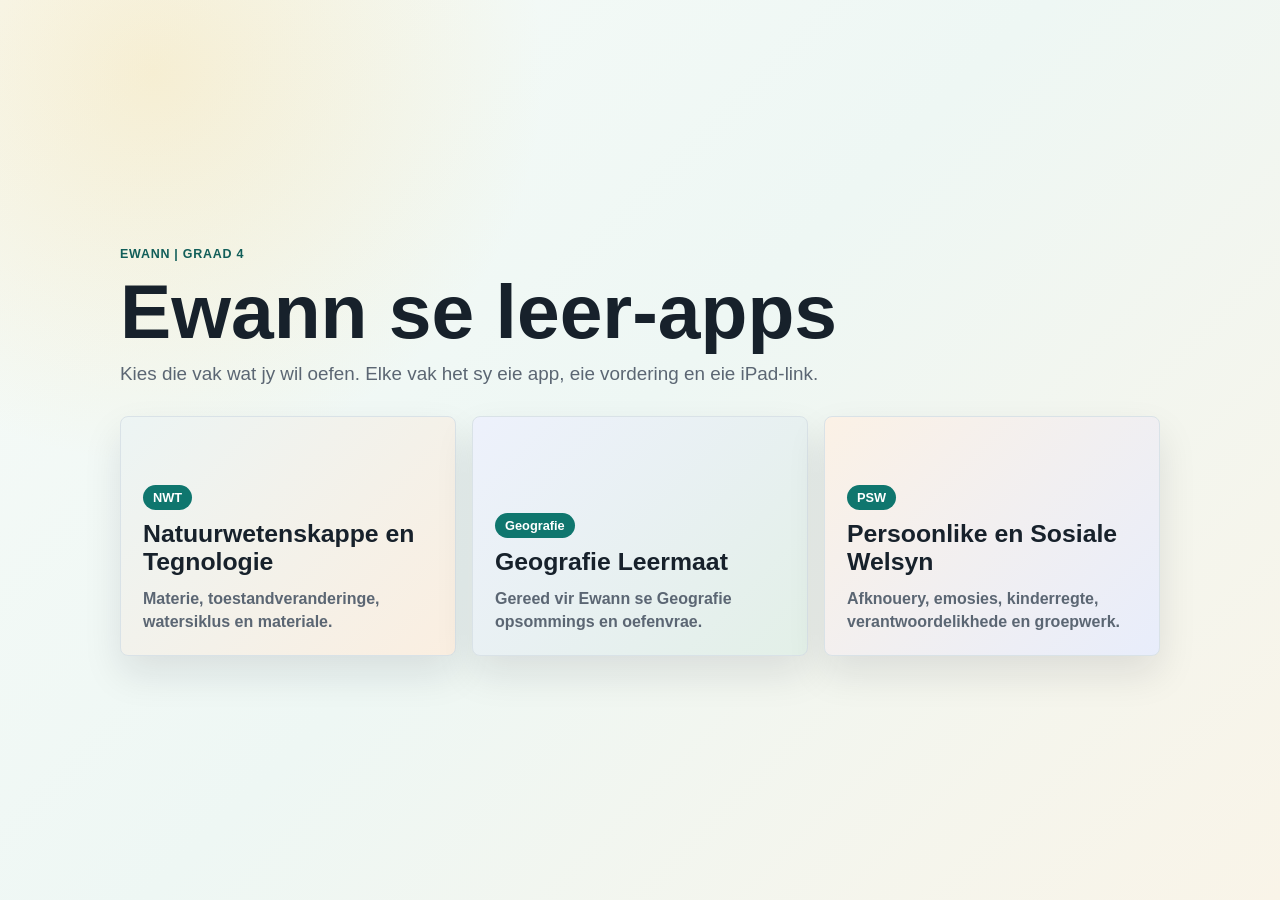
<file: index.html>
<!doctype html>
<html lang="af">
  <head>
    <meta charset="utf-8">
    <meta name="viewport" content="width=device-width, initial-scale=1">
    <title>Ewann se Vakke</title>
    <link rel="stylesheet" href="styles.css">
  </head>
  <body class="hub-page">
    <main class="subject-hub" aria-labelledby="hubTitle">
      <section class="hub-hero">
        <span class="subject-chip">Ewann | Graad 4</span>
        <h1 id="hubTitle">Ewann se leer-apps</h1>
        <p>Kies die vak wat jy wil oefen. Elke vak het sy eie app, eie vordering en eie iPad-link.</p>
      </section>

      <section class="subject-list" aria-label="Vakke">
        <a class="subject-card nwt-card" href="nwt/">
          <span>NWT</span>
          <h2>Natuurwetenskappe en Tegnologie</h2>
          <p>Materie, toestandveranderinge, watersiklus en materiale.</p>
        </a>

        <a class="subject-card geo-card" href="geografie/">
          <span>Geografie</span>
          <h2>Geografie Leermaat</h2>
          <p>Gereed vir Ewann se Geografie opsommings en oefenvrae.</p>
        </a>

        <a class="subject-card psw-card" href="psw/">
          <span>PSW</span>
          <h2>Persoonlike en Sosiale Welsyn</h2>
          <p>Afknouery, emosies, kinderregte, verantwoordelikhede en groepwerk.</p>
        </a>
      </section>
    </main>
  </body>
</html>
</file>
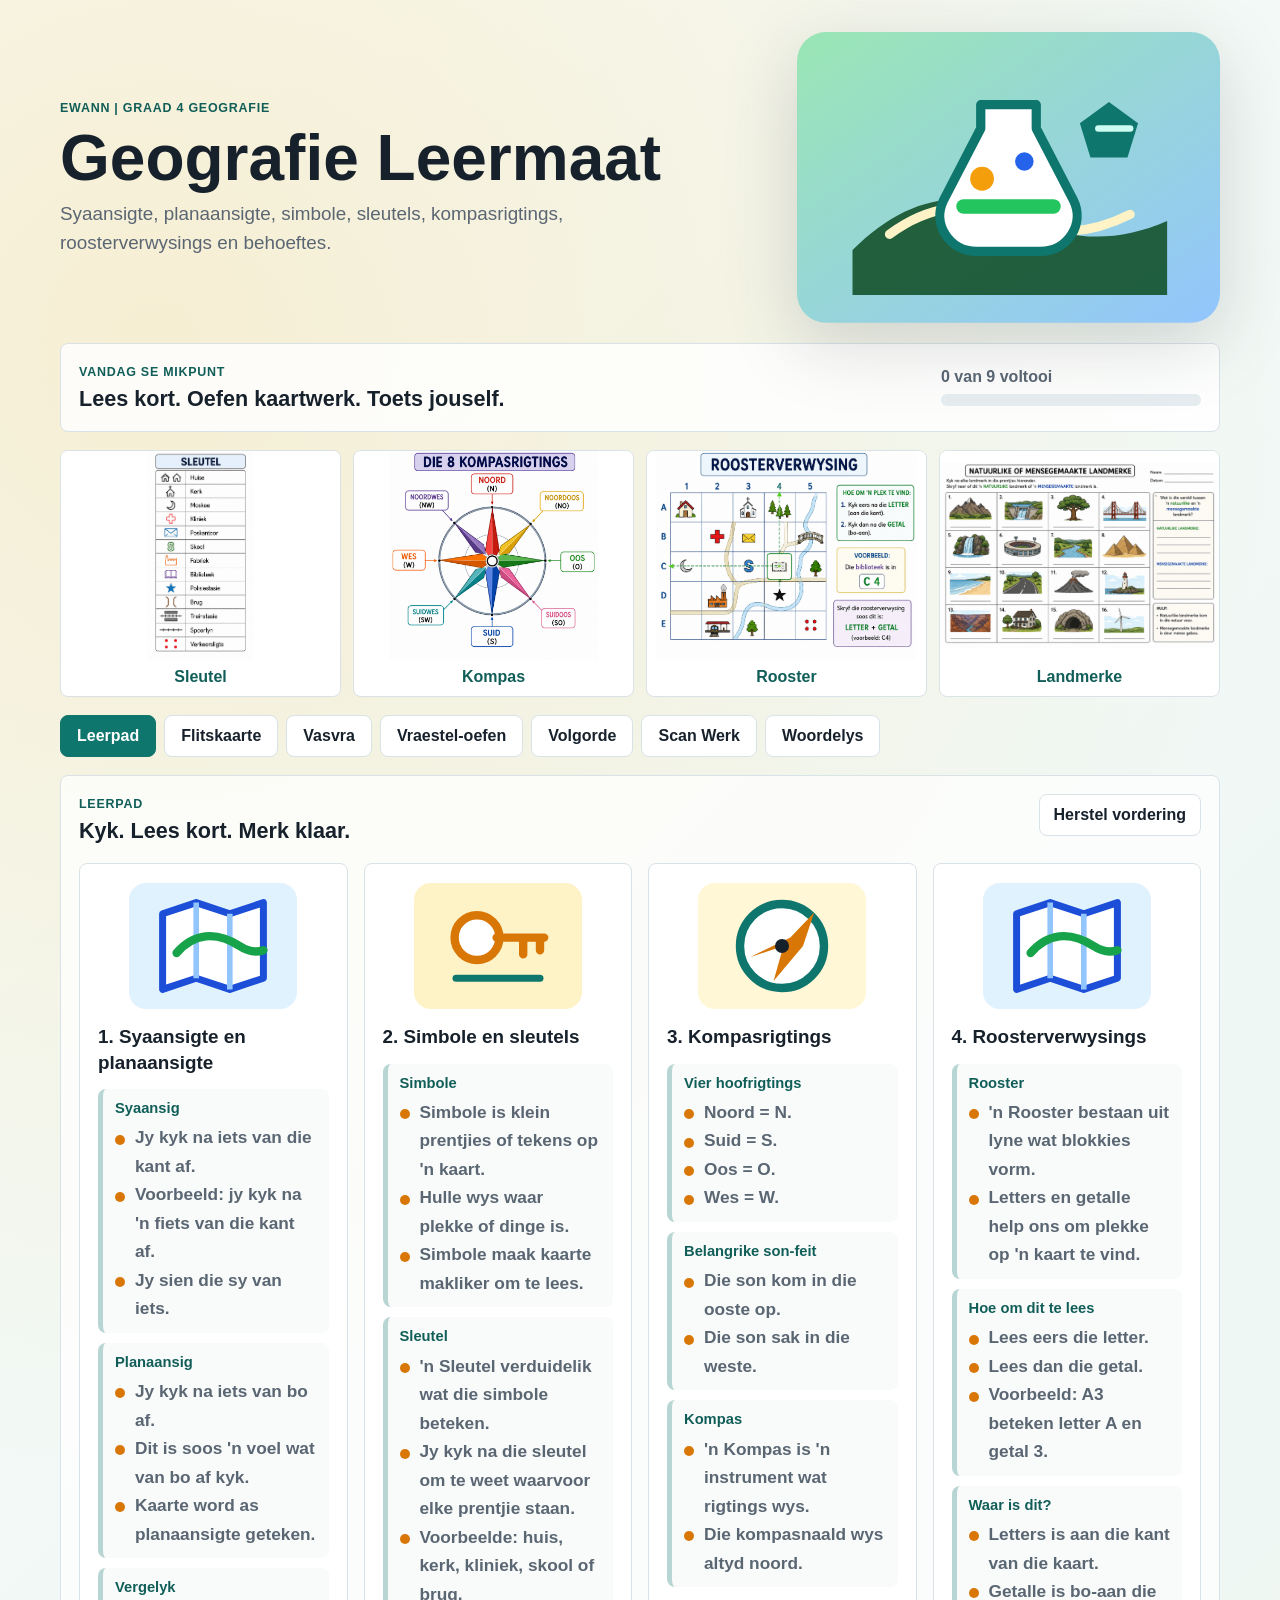
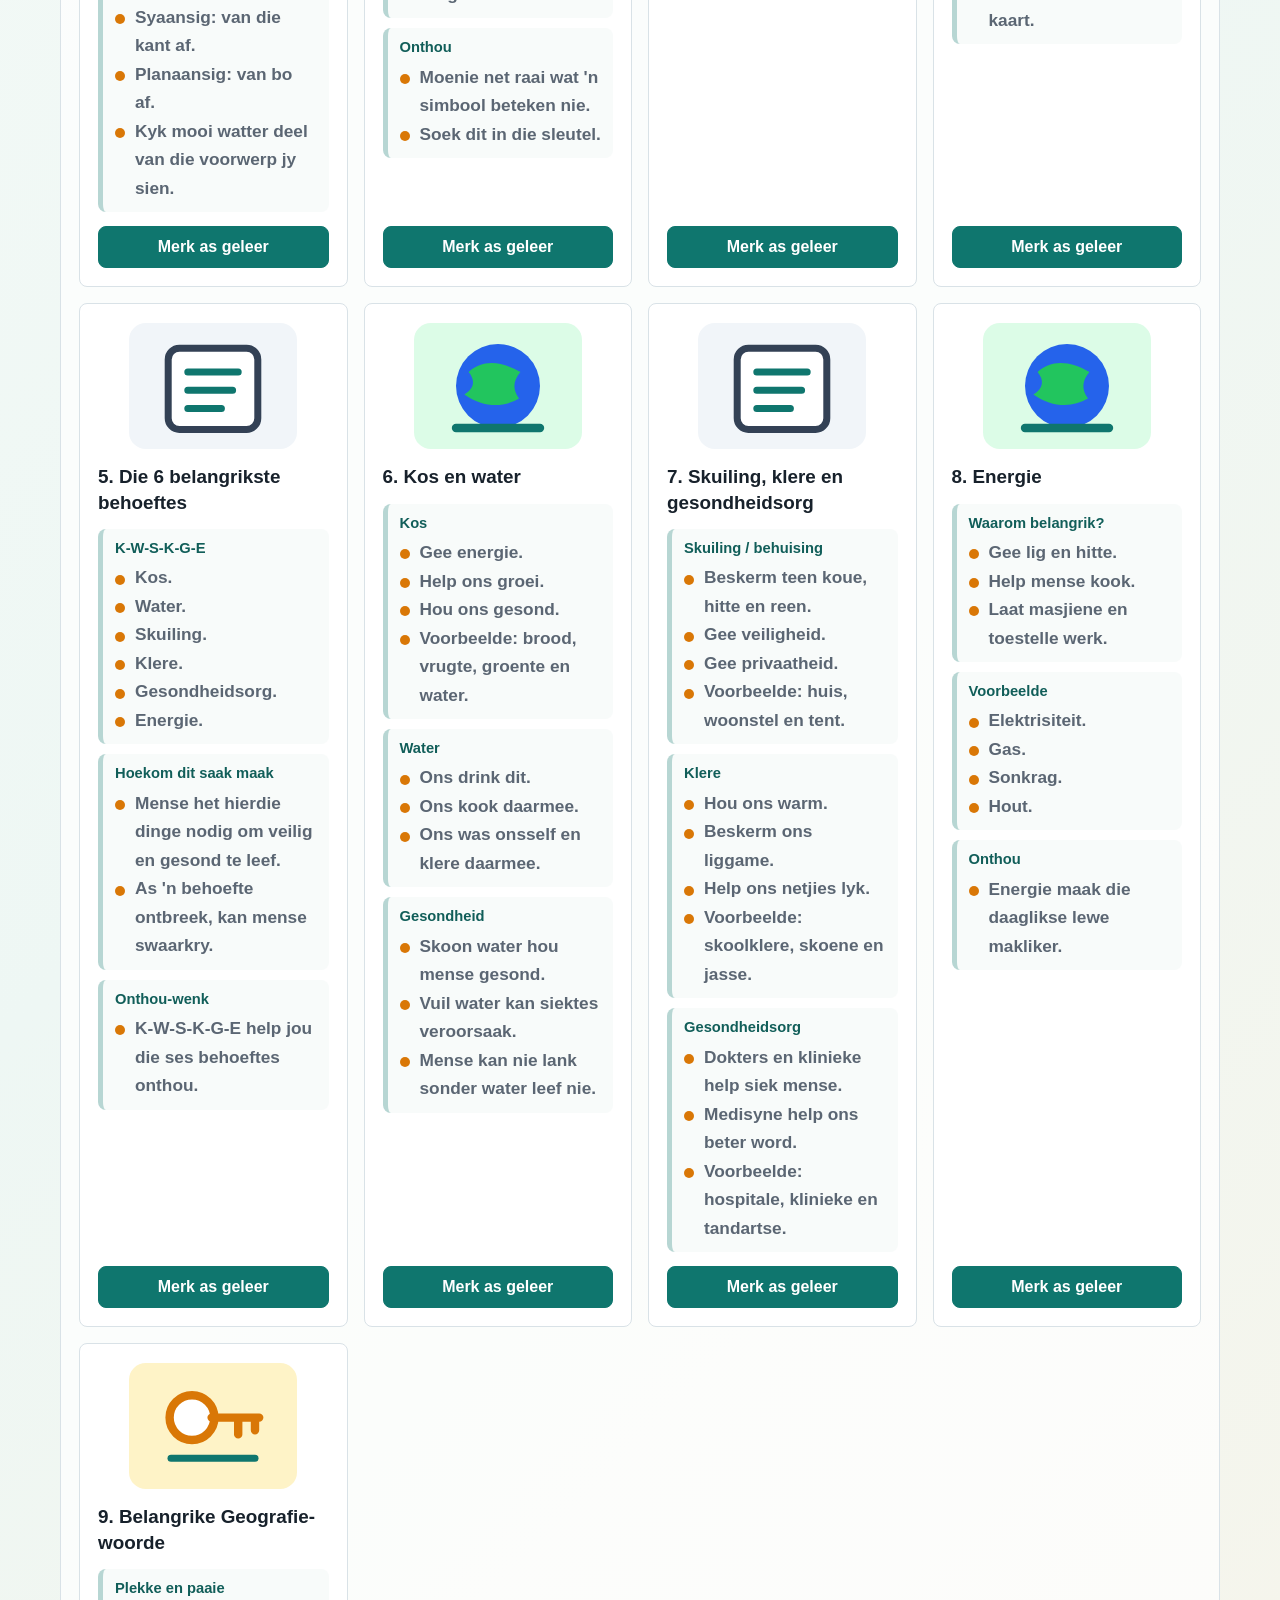
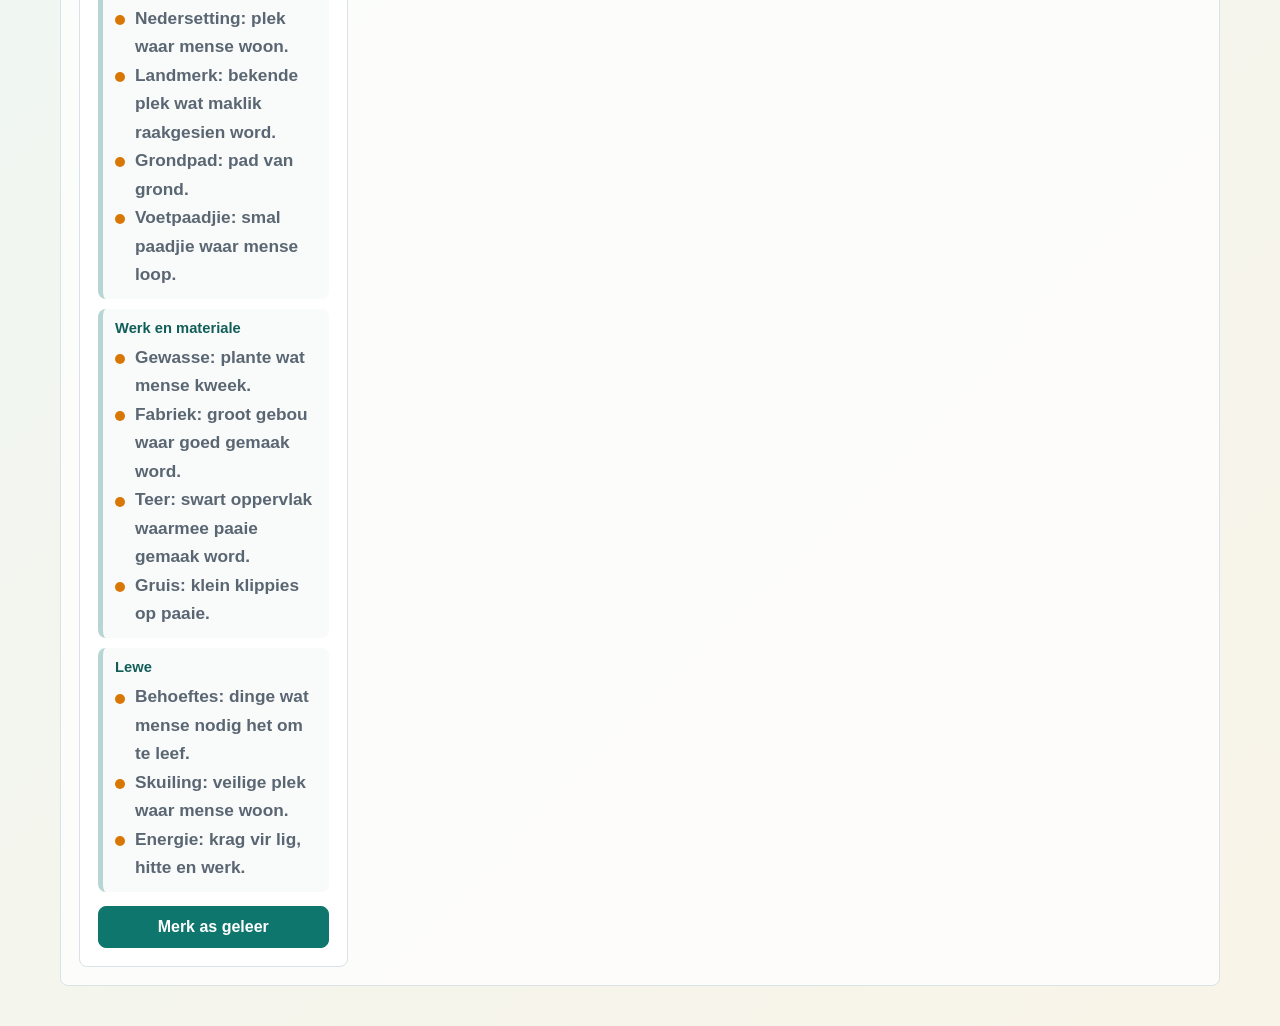
<file: geografie/index.html>
<!doctype html>
<html lang="af">
  <head>
    <meta charset="utf-8">
    <meta name="viewport" content="width=device-width, initial-scale=1">
    <title>Ewann se Geografie Leermaat</title>
    <link rel="stylesheet" href="styles.css">
  </head>
  <body>
    <header class="app-header">
      <div class="title-block">
        <span class="subject-chip">Ewann | Graad 4 Geografie</span>
        <h1>Geografie Leermaat</h1>
        <p>Syaansigte, planaansigte, simbole, sleutels, kompasrigtings, roosterverwysings en behoeftes.</p>
      </div>
      <div class="hero-art" aria-hidden="true">
        <svg viewBox="0 0 320 220" role="img">
          <defs>
            <linearGradient id="sky" x1="0" x2="1" y1="0" y2="1">
              <stop offset="0" stop-color="#9ae6b4"></stop>
              <stop offset="1" stop-color="#93c5fd"></stop>
            </linearGradient>
          </defs>
          <rect width="320" height="220" rx="22" fill="url(#sky)"></rect>
          <path d="M42 165c42-42 86-49 132-24 31 17 67 19 106 2v56H42z" fill="#14532d" opacity=".9"></path>
          <path d="M70 153c30-22 60-26 94-11 30 13 58 11 88-4" fill="none" stroke="#fef3c7" stroke-width="7" stroke-linecap="round"></path>
          <path d="M139 55h42v18l28 54c9 18-4 39-25 39h-48c-21 0-34-21-25-39l28-54z" fill="#ffffff" stroke="#0f766e" stroke-width="7" stroke-linejoin="round"></path>
          <path d="M126 132h68" stroke="#22c55e" stroke-width="11" stroke-linecap="round"></path>
          <circle cx="140" cy="111" r="9" fill="#f59e0b"></circle>
          <circle cx="172" cy="98" r="7" fill="#2563eb"></circle>
          <path d="M236 53l22 16-8 26h-28l-8-26z" fill="#0f766e"></path>
          <path d="M228 73h24" stroke="#ccfbf1" stroke-width="5" stroke-linecap="round"></path>
        </svg>
      </div>
    </header>

    <main>
      <section class="progress-panel" aria-label="Vordering">
        <div>
          <span class="eyebrow">Vandag se mikpunt</span>
          <h2>Lees kort. Oefen kaartwerk. Toets jouself.</h2>
        </div>
        <div class="progress-card">
          <span id="progressText">0 van 0 voltooi</span>
          <div class="progress-track">
            <span id="progressBar"></span>
          </div>
        </div>
      </section>

      <section class="visual-strip" aria-label="Geografie prente">
        <figure>
          <img src="assets/image5.png" alt="Kaartsleutel met simbole">
          <figcaption>Sleutel</figcaption>
        </figure>
        <figure>
          <img src="assets/image7.png" alt="Kompasrigtings">
          <figcaption>Kompas</figcaption>
        </figure>
        <figure>
          <img src="assets/image9.png" alt="Roosterverwysing kaart">
          <figcaption>Rooster</figcaption>
        </figure>
        <figure>
          <img src="assets/image11.png" alt="Natuurlike en mensgemaakte landmerke">
          <figcaption>Landmerke</figcaption>
        </figure>
      </section>

      <nav class="tabs" aria-label="Afdelings">
        <button class="tab is-active" data-view="learn">Leerpad</button>
        <button class="tab" data-view="cards">Flitskaarte</button>
        <button class="tab" data-view="quiz">Vasvra</button>
        <button class="tab" data-view="practice">Vraestel-oefen</button>
        <button class="tab" data-view="timeline">Volgorde</button>
        <button class="tab" data-view="scan">Scan Werk</button>
        <button class="tab" data-view="words">Woordelys</button>
      </nav>

      <section id="learn" class="view is-active" aria-labelledby="learnTitle">
        <div class="view-heading">
          <div>
            <span class="eyebrow">Leerpad</span>
            <h2 id="learnTitle">Kyk. Lees kort. Merk klaar.</h2>
          </div>
          <button id="resetProgress" class="secondary-button" type="button">Herstel vordering</button>
        </div>
        <div id="topicGrid" class="topic-grid"></div>
      </section>

      <section id="cards" class="view" aria-labelledby="cardsTitle">
        <div class="view-heading">
          <div>
            <span class="eyebrow">Flitskaarte</span>
            <h2 id="cardsTitle">Draai die kaart om en se die antwoord hardop</h2>
          </div>
          <div class="card-actions">
            <button id="prevCard" class="icon-button" type="button" aria-label="Vorige kaart">&lsaquo;</button>
            <button id="flipCard" class="primary-button" type="button">Wys antwoord</button>
            <button id="nextCard" class="icon-button" type="button" aria-label="Volgende kaart">&rsaquo;</button>
          </div>
        </div>
        <article id="flashcard" class="flashcard" tabindex="0" aria-live="polite"></article>
        <p id="cardCounter" class="counter"></p>
      </section>

      <section id="quiz" class="view" aria-labelledby="quizTitle">
        <div class="view-heading">
          <div>
            <span class="eyebrow">Vasvra</span>
            <h2 id="quizTitle">Toets jou kennis</h2>
          </div>
          <button id="restartQuiz" class="secondary-button" type="button">Begin weer</button>
        </div>
        <div id="quizBox" class="quiz-box"></div>
      </section>

      <section id="practice" class="view" aria-labelledby="practiceTitle">
        <div class="view-heading">
          <div>
            <span class="eyebrow">Vraestel-oefen</span>
            <h2 id="practiceTitle">Oefen antwoorde soos in die toets</h2>
          </div>
        </div>
        <div id="practiceList" class="practice-list"></div>
      </section>

      <section id="timeline" class="view" aria-labelledby="timelineTitle">
        <div class="view-heading">
          <div>
            <span class="eyebrow">Volgorde</span>
            <h2 id="timelineTitle">Kaartwerk-stappe in volgorde</h2>
          </div>
        </div>
        <div id="timelineList" class="timeline"></div>
      </section>

      <section id="words" class="view" aria-labelledby="wordsTitle">
        <div class="view-heading">
          <div>
            <span class="eyebrow">Woordelys</span>
            <h2 id="wordsTitle">Geografie-woorde om te onthou</h2>
          </div>
          <label class="search-box">
            <span>Soek</span>
            <input id="wordSearch" type="search" placeholder="bv. kaart">
          </label>
        </div>
        <div id="wordList" class="word-list"></div>
      </section>

      <section id="scan" class="view" aria-labelledby="scanTitle">
        <div class="view-heading">
          <div>
            <span class="eyebrow">Weeklikse werk</span>
            <h2 id="scanTitle">Neem 'n foto en stoor dit vir eksamen-prep</h2>
          </div>
          <div class="card-actions">
            <button id="exportScans" class="secondary-button" type="button">Export scans</button>
          </div>
        </div>
        <div class="scan-workspace">
          <form id="scanForm" class="scan-form">
            <label>
              <span>Week of datum</span>
              <input id="scanWeek" type="text" placeholder="bv. Week 3">
            </label>
            <label>
              <span>Kort titel</span>
              <input id="scanTitleInput" type="text" placeholder="bv. Kaartsimbole">
            </label>
            <label class="scan-file">
              <span>Foto van werk</span>
              <input id="scanPhoto" type="file" accept="image/*" capture="environment">
            </label>
            <label>
              <span>Notas vir Mamma</span>
              <textarea id="scanNotes" rows="3" placeholder="bv. Hierdie blad moet nog geoefen word."></textarea>
            </label>
            <label>
              <span>AI backend URL</span>
              <input id="scanApiUrl" type="url" placeholder="bv. https://ewann-ai.example.com">
            </label>
            <div class="card-actions">
              <button class="primary-button" type="submit">Stoor foto</button>
              <button id="saveScanApiUrl" class="secondary-button" type="button">Stoor AI URL</button>
              <button id="clearScanForm" class="secondary-button" type="button">Maak skoon</button>
            </div>
            <p id="scanStatus" class="feedback" aria-live="polite"></p>
          </form>
          <section class="scan-library" aria-label="Gestoor werk">
            <div class="scan-library-header">
              <h3>Gestoor Geografie werk</h3>
              <span id="scanCount">0 fotos gestoor</span>
            </div>
            <div id="scanList" class="scan-list"></div>
          </section>
        </div>
      </section>
    </main>

    <script>
      window.scanWorkConfig = { subject: "Geografie", storageKey: "ewannGeografieScans" };
    </script>
    <script src="app.js"></script>
    <script src="../scan-work.js"></script>
  </body>
</html>
</file>
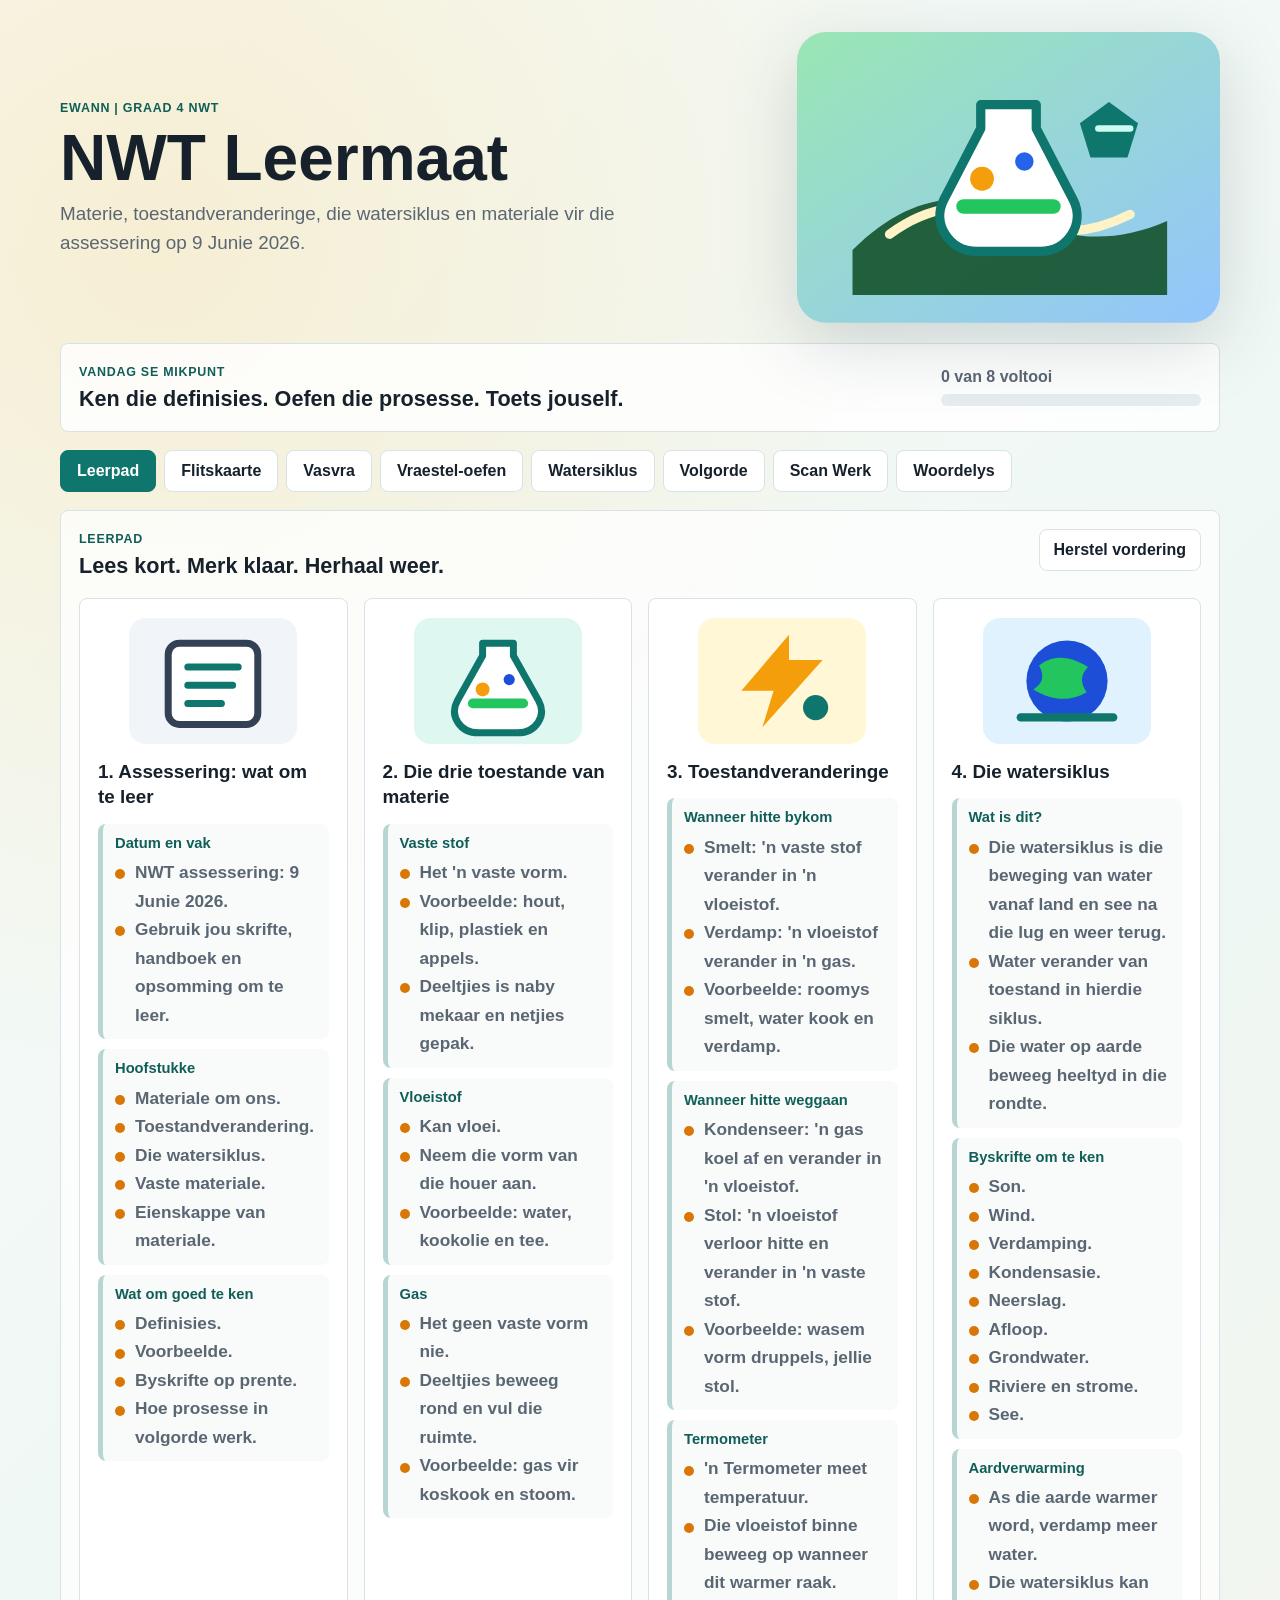
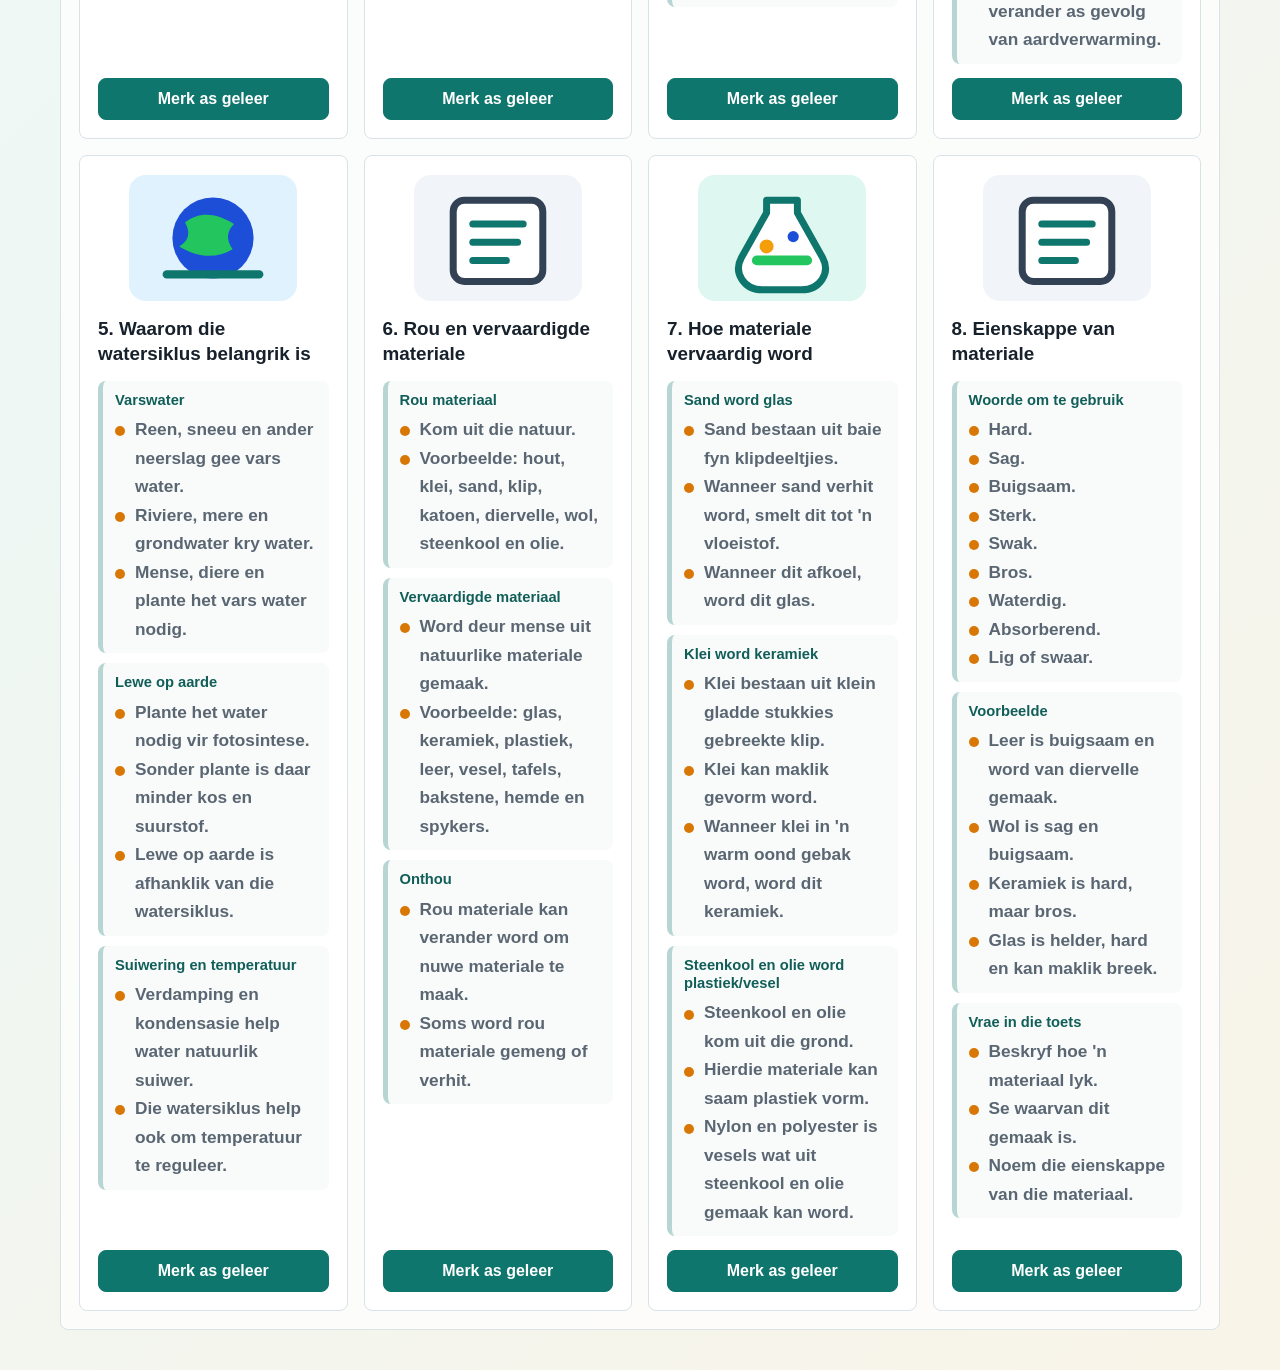
<file: nwt/index.html>
<!doctype html>
<html lang="af">
  <head>
    <meta charset="utf-8">
    <meta name="viewport" content="width=device-width, initial-scale=1">
    <title>Ewann se NWT Leermaat</title>
    <link rel="stylesheet" href="styles.css">
  </head>
  <body>
    <header class="app-header">
      <div class="title-block">
        <span class="subject-chip">Ewann | Graad 4 NWT</span>
        <h1>NWT Leermaat</h1>
        <p>Materie, toestandveranderinge, die watersiklus en materiale vir die assessering op 9 Junie 2026.</p>
      </div>
      <div class="hero-art" aria-hidden="true">
        <svg viewBox="0 0 320 220" role="img">
          <defs>
            <linearGradient id="sky" x1="0" x2="1" y1="0" y2="1">
              <stop offset="0" stop-color="#9ae6b4"></stop>
              <stop offset="1" stop-color="#93c5fd"></stop>
            </linearGradient>
          </defs>
          <rect width="320" height="220" rx="22" fill="url(#sky)"></rect>
          <path d="M42 165c42-42 86-49 132-24 31 17 67 19 106 2v56H42z" fill="#14532d" opacity=".9"></path>
          <path d="M70 153c30-22 60-26 94-11 30 13 58 11 88-4" fill="none" stroke="#fef3c7" stroke-width="7" stroke-linecap="round"></path>
          <path d="M139 55h42v18l28 54c9 18-4 39-25 39h-48c-21 0-34-21-25-39l28-54z" fill="#ffffff" stroke="#0f766e" stroke-width="7" stroke-linejoin="round"></path>
          <path d="M126 132h68" stroke="#22c55e" stroke-width="11" stroke-linecap="round"></path>
          <circle cx="140" cy="111" r="9" fill="#f59e0b"></circle>
          <circle cx="172" cy="98" r="7" fill="#2563eb"></circle>
          <path d="M236 53l22 16-8 26h-28l-8-26z" fill="#0f766e"></path>
          <path d="M228 73h24" stroke="#ccfbf1" stroke-width="5" stroke-linecap="round"></path>
        </svg>
      </div>
    </header>

    <main>
      <section class="progress-panel" aria-label="Vordering">
        <div>
          <span class="eyebrow">Vandag se mikpunt</span>
          <h2>Ken die definisies. Oefen die prosesse. Toets jouself.</h2>
        </div>
        <div class="progress-card">
          <span id="progressText">0 van 0 voltooi</span>
          <div class="progress-track">
            <span id="progressBar"></span>
          </div>
        </div>
      </section>

      <nav class="tabs" aria-label="Afdelings">
        <button class="tab is-active" data-view="learn">Leerpad</button>
        <button class="tab" data-view="cards">Flitskaarte</button>
        <button class="tab" data-view="quiz">Vasvra</button>
        <button class="tab" data-view="practice">Vraestel-oefen</button>
        <button class="tab" data-view="cycle">Watersiklus</button>
        <button class="tab" data-view="timeline">Volgorde</button>
        <button class="tab" data-view="scan">Scan Werk</button>
        <button class="tab" data-view="words">Woordelys</button>
      </nav>

      <section id="learn" class="view is-active" aria-labelledby="learnTitle">
        <div class="view-heading">
          <div>
            <span class="eyebrow">Leerpad</span>
            <h2 id="learnTitle">Lees kort. Merk klaar. Herhaal weer.</h2>
          </div>
          <button id="resetProgress" class="secondary-button" type="button">Herstel vordering</button>
        </div>
        <div id="topicGrid" class="topic-grid"></div>
      </section>

      <section id="cards" class="view" aria-labelledby="cardsTitle">
        <div class="view-heading">
          <div>
            <span class="eyebrow">Flitskaarte</span>
            <h2 id="cardsTitle">Flitskaarte vir nuwe NWT-werk</h2>
          </div>
          <div class="card-actions">
            <button id="prevCard" class="icon-button" type="button" aria-label="Vorige kaart">&lsaquo;</button>
            <button id="flipCard" class="primary-button" type="button">Wys antwoord</button>
            <button id="nextCard" class="icon-button" type="button" aria-label="Volgende kaart">&rsaquo;</button>
          </div>
        </div>
        <article id="flashcard" class="flashcard" tabindex="0" aria-live="polite"></article>
        <p id="cardCounter" class="counter"></p>
      </section>

      <section id="quiz" class="view" aria-labelledby="quizTitle">
        <div class="view-heading">
          <div>
            <span class="eyebrow">Vasvra</span>
            <h2 id="quizTitle">Toets jou kennis</h2>
          </div>
          <button id="restartQuiz" class="secondary-button" type="button">Begin weer</button>
        </div>
        <div id="quizBox" class="quiz-box"></div>
      </section>

      <section id="practice" class="view" aria-labelledby="practiceTitle">
        <div class="view-heading">
          <div>
            <span class="eyebrow">Vraestel-oefen</span>
            <h2 id="practiceTitle">Oefen langer antwoorde vir die assessering</h2>
          </div>
        </div>
        <div id="practiceList" class="practice-list"></div>
      </section>

      <section id="cycle" class="view" aria-labelledby="cycleTitle">
        <div class="view-heading">
          <div>
            <span class="eyebrow">Sleep en los</span>
            <h2 id="cycleTitle">Pas die watersiklus-woorde by die prent</h2>
          </div>
          <div class="card-actions">
            <button id="checkCycle" class="primary-button" type="button">Merk antwoorde</button>
            <button id="resetCycle" class="secondary-button" type="button">Begin weer</button>
          </div>
        </div>
        <div class="cycle-game" aria-label="Watersiklus sleep-en-los aktiwiteit">
          <div id="cycleBoard" class="cycle-board"></div>
          <div>
            <div id="cycleLabels" class="cycle-labels" aria-label="Watersiklus woorde"></div>
            <p id="cycleFeedback" class="feedback cycle-feedback" aria-live="polite"></p>
          </div>
        </div>
      </section>

      <section id="timeline" class="view" aria-labelledby="timelineTitle">
        <div class="view-heading">
          <div>
            <span class="eyebrow">Volgorde</span>
            <h2 id="timelineTitle">Prosesse en stappe in volgorde</h2>
          </div>
        </div>
        <div id="timelineList" class="timeline"></div>
      </section>

      <section id="words" class="view" aria-labelledby="wordsTitle">
        <div class="view-heading">
          <div>
            <span class="eyebrow">Woordelys</span>
            <h2 id="wordsTitle">NWT-woorde om te onthou</h2>
          </div>
          <label class="search-box">
            <span>Soek</span>
            <input id="wordSearch" type="search" placeholder="bv. energie">
          </label>
        </div>
        <div id="wordList" class="word-list"></div>
      </section>

      <section id="scan" class="view" aria-labelledby="scanTitle">
        <div class="view-heading">
          <div>
            <span class="eyebrow">Weeklikse werk</span>
            <h2 id="scanTitle">Neem 'n foto en stoor dit vir eksamen-prep</h2>
          </div>
          <div class="card-actions">
            <button id="exportScans" class="secondary-button" type="button">Export scans</button>
          </div>
        </div>
        <div class="scan-workspace">
          <form id="scanForm" class="scan-form">
            <label>
              <span>Week of datum</span>
              <input id="scanWeek" type="text" placeholder="bv. Week 3">
            </label>
            <label>
              <span>Kort titel</span>
              <input id="scanTitleInput" type="text" placeholder="bv. Watersiklus">
            </label>
            <label class="scan-file">
              <span>Foto van werk</span>
              <input id="scanPhoto" type="file" accept="image/*" capture="environment">
            </label>
            <label>
              <span>Notas vir Mamma</span>
              <textarea id="scanNotes" rows="3" placeholder="bv. Hierdie blad moet nog geoefen word."></textarea>
            </label>
            <label>
              <span>AI backend URL</span>
              <input id="scanApiUrl" type="url" placeholder="bv. https://ewann-ai.example.com">
            </label>
            <div class="card-actions">
              <button class="primary-button" type="submit">Stoor foto</button>
              <button id="saveScanApiUrl" class="secondary-button" type="button">Stoor AI URL</button>
              <button id="clearScanForm" class="secondary-button" type="button">Maak skoon</button>
            </div>
            <p id="scanStatus" class="feedback" aria-live="polite"></p>
          </form>
          <section class="scan-library" aria-label="Gestoor werk">
            <div class="scan-library-header">
              <h3>Gestoor NWT werk</h3>
              <span id="scanCount">0 fotos gestoor</span>
            </div>
            <div id="scanList" class="scan-list"></div>
          </section>
        </div>
      </section>
    </main>

    <script>
      window.scanWorkConfig = { subject: "NWT", storageKey: "ewannNwtScans" };
    </script>
    <script src="app.js"></script>
    <script src="../scan-work.js"></script>
  </body>
</html>
</file>
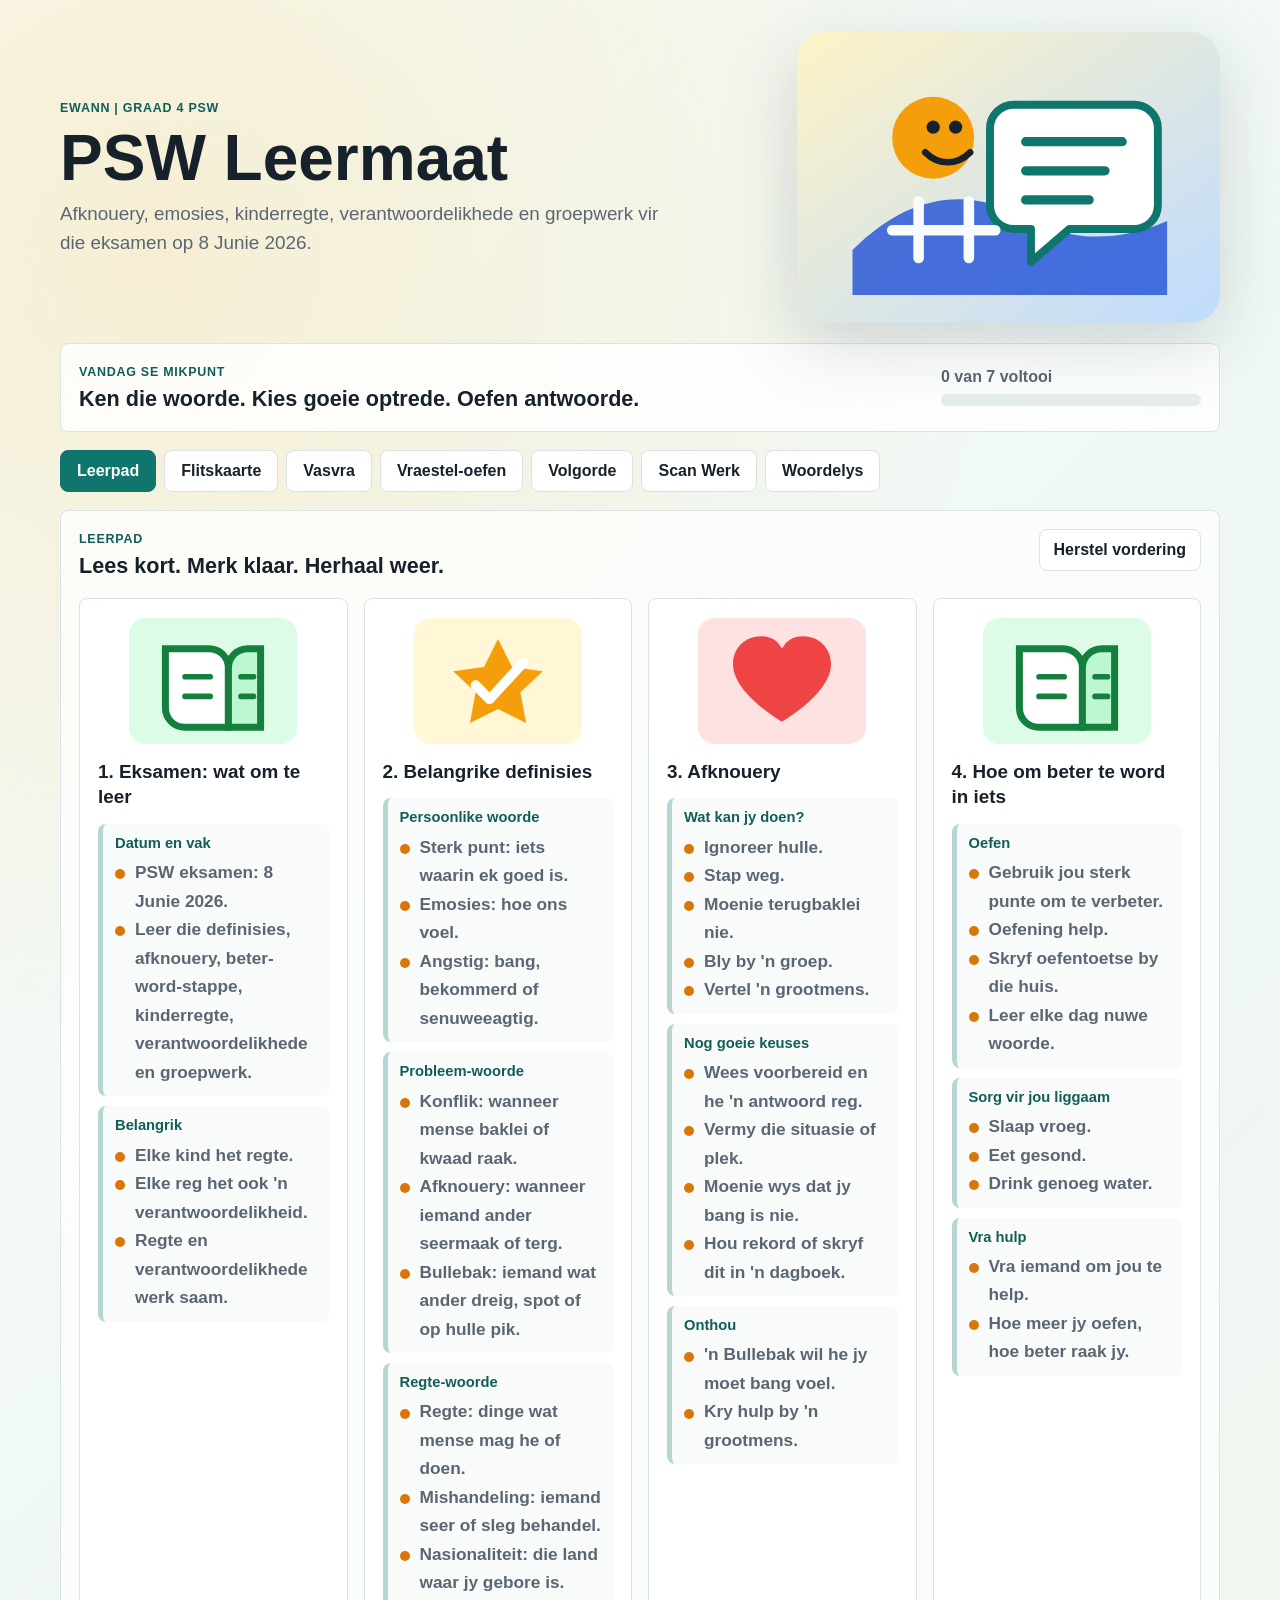
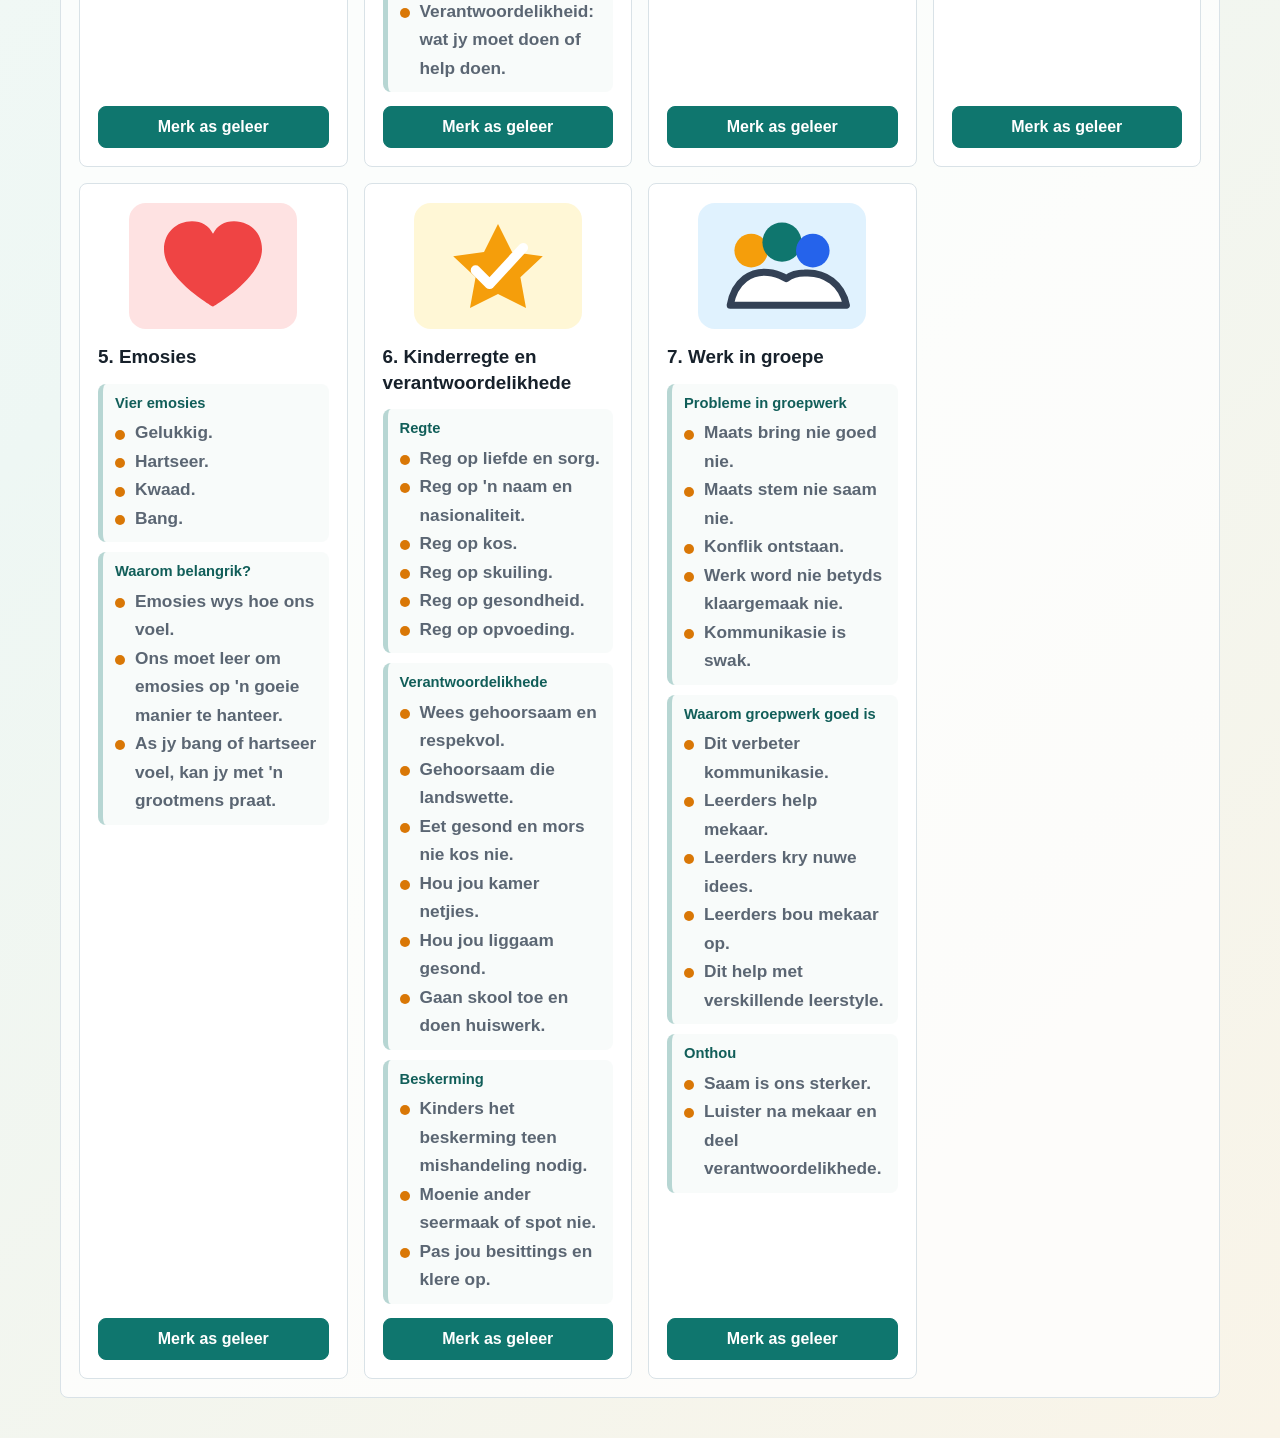
<file: psw/index.html>
<!doctype html>
<html lang="af">
  <head>
    <meta charset="utf-8">
    <meta name="viewport" content="width=device-width, initial-scale=1">
    <title>Ewann se PSW Leermaat</title>
    <link rel="stylesheet" href="styles.css">
  </head>
  <body>
    <header class="app-header">
      <div class="title-block">
        <span class="subject-chip">Ewann | Graad 4 PSW</span>
        <h1>PSW Leermaat</h1>
        <p>Afknouery, emosies, kinderregte, verantwoordelikhede en groepwerk vir die eksamen op 8 Junie 2026.</p>
      </div>
      <div class="hero-art" aria-hidden="true">
        <svg viewBox="0 0 320 220" role="img">
          <defs>
            <linearGradient id="sky" x1="0" x2="1" y1="0" y2="1">
              <stop offset="0" stop-color="#fef3c7"></stop>
              <stop offset="1" stop-color="#bfdbfe"></stop>
            </linearGradient>
          </defs>
          <rect width="320" height="220" rx="22" fill="url(#sky)"></rect>
          <path d="M42 165c42-42 86-49 132-24 31 17 67 19 106 2v56H42z" fill="#1d4ed8" opacity=".78"></path>
          <circle cx="103" cy="80" r="31" fill="#f59e0b"></circle>
          <circle cx="103" cy="72" r="5" fill="#17212b"></circle>
          <circle cx="120" cy="72" r="5" fill="#17212b"></circle>
          <path d="M97 91c10 10 24 10 34 0" fill="none" stroke="#17212b" stroke-width="5" stroke-linecap="round"></path>
          <path d="M164 55h91c10 0 18 8 18 18v58c0 10-8 18-18 18h-49l-29 25v-25h-13c-10 0-18-8-18-18V73c0-10 8-18 18-18z" fill="#ffffff" stroke="#0f766e" stroke-width="6" stroke-linejoin="round"></path>
          <path d="M173 83h73M173 105h60M173 127h48" stroke="#0f766e" stroke-width="7" stroke-linecap="round"></path>
          <path d="M72 150h78M92 128v43M130 128v43" stroke="#f8fafc" stroke-width="8" stroke-linecap="round"></path>
        </svg>
      </div>
    </header>

    <main>
      <section class="progress-panel" aria-label="Vordering">
        <div>
          <span class="eyebrow">Vandag se mikpunt</span>
          <h2>Ken die woorde. Kies goeie optrede. Oefen antwoorde.</h2>
        </div>
        <div class="progress-card">
          <span id="progressText">0 van 0 voltooi</span>
          <div class="progress-track">
            <span id="progressBar"></span>
          </div>
        </div>
      </section>

      <nav class="tabs" aria-label="Afdelings">
        <button class="tab is-active" data-view="learn">Leerpad</button>
        <button class="tab" data-view="cards">Flitskaarte</button>
        <button class="tab" data-view="quiz">Vasvra</button>
        <button class="tab" data-view="practice">Vraestel-oefen</button>
        <button class="tab" data-view="timeline">Volgorde</button>
        <button class="tab" data-view="scan">Scan Werk</button>
        <button class="tab" data-view="words">Woordelys</button>
      </nav>

      <section id="learn" class="view is-active" aria-labelledby="learnTitle">
        <div class="view-heading">
          <div>
            <span class="eyebrow">Leerpad</span>
            <h2 id="learnTitle">Lees kort. Merk klaar. Herhaal weer.</h2>
          </div>
          <button id="resetProgress" class="secondary-button" type="button">Herstel vordering</button>
        </div>
        <div id="topicGrid" class="topic-grid"></div>
      </section>

      <section id="cards" class="view" aria-labelledby="cardsTitle">
        <div class="view-heading">
          <div>
            <span class="eyebrow">Flitskaarte</span>
            <h2 id="cardsTitle">Draai die kaart om en se die antwoord hardop</h2>
          </div>
          <div class="card-actions">
            <button id="prevCard" class="icon-button" type="button" aria-label="Vorige kaart">&lsaquo;</button>
            <button id="flipCard" class="primary-button" type="button">Wys antwoord</button>
            <button id="nextCard" class="icon-button" type="button" aria-label="Volgende kaart">&rsaquo;</button>
          </div>
        </div>
        <article id="flashcard" class="flashcard" tabindex="0" aria-live="polite"></article>
        <p id="cardCounter" class="counter"></p>
      </section>

      <section id="quiz" class="view" aria-labelledby="quizTitle">
        <div class="view-heading">
          <div>
            <span class="eyebrow">Vasvra</span>
            <h2 id="quizTitle">Toets jou kennis</h2>
          </div>
          <button id="restartQuiz" class="secondary-button" type="button">Begin weer</button>
        </div>
        <div id="quizBox" class="quiz-box"></div>
      </section>

      <section id="practice" class="view" aria-labelledby="practiceTitle">
        <div class="view-heading">
          <div>
            <span class="eyebrow">Vraestel-oefen</span>
            <h2 id="practiceTitle">Oefen antwoorde soos in die eksamen</h2>
          </div>
        </div>
        <div id="practiceList" class="practice-list"></div>
      </section>

      <section id="timeline" class="view" aria-labelledby="timelineTitle">
        <div class="view-heading">
          <div>
            <span class="eyebrow">Volgorde</span>
            <h2 id="timelineTitle">Wat om te doen, stap vir stap</h2>
          </div>
        </div>
        <div id="timelineList" class="timeline"></div>
      </section>

      <section id="words" class="view" aria-labelledby="wordsTitle">
        <div class="view-heading">
          <div>
            <span class="eyebrow">Woordelys</span>
            <h2 id="wordsTitle">PSW-woorde om te onthou</h2>
          </div>
          <label class="search-box">
            <span>Soek</span>
            <input id="wordSearch" type="search" placeholder="bv. konflik">
          </label>
        </div>
        <div id="wordList" class="word-list"></div>
      </section>

      <section id="scan" class="view" aria-labelledby="scanTitle">
        <div class="view-heading">
          <div>
            <span class="eyebrow">Weeklikse werk</span>
            <h2 id="scanTitle">Neem 'n foto en stoor dit vir eksamen-prep</h2>
          </div>
          <div class="card-actions">
            <button id="exportScans" class="secondary-button" type="button">Export scans</button>
          </div>
        </div>
        <div class="scan-workspace">
          <form id="scanForm" class="scan-form">
            <label>
              <span>Week of datum</span>
              <input id="scanWeek" type="text" placeholder="bv. Week 3">
            </label>
            <label>
              <span>Kort titel</span>
              <input id="scanTitleInput" type="text" placeholder="bv. Kinderregte">
            </label>
            <label class="scan-file">
              <span>Foto van werk</span>
              <input id="scanPhoto" type="file" accept="image/*" capture="environment">
            </label>
            <label>
              <span>Notas vir Mamma</span>
              <textarea id="scanNotes" rows="3" placeholder="bv. Hierdie blad moet nog geoefen word."></textarea>
            </label>
            <label>
              <span>AI backend URL</span>
              <input id="scanApiUrl" type="url" placeholder="bv. https://ewann-ai.example.com">
            </label>
            <div class="card-actions">
              <button class="primary-button" type="submit">Stoor foto</button>
              <button id="saveScanApiUrl" class="secondary-button" type="button">Stoor AI URL</button>
              <button id="clearScanForm" class="secondary-button" type="button">Maak skoon</button>
            </div>
            <p id="scanStatus" class="feedback" aria-live="polite"></p>
          </form>
          <section class="scan-library" aria-label="Gestoor werk">
            <div class="scan-library-header">
              <h3>Gestoor PSW werk</h3>
              <span id="scanCount">0 fotos gestoor</span>
            </div>
            <div id="scanList" class="scan-list"></div>
          </section>
        </div>
      </section>
    </main>

    <script>
      window.scanWorkConfig = { subject: "PSW", storageKey: "ewannPswScans" };
    </script>
    <script src="app.js"></script>
    <script src="../scan-work.js"></script>
  </body>
</html>
</file>
<file: styles.css>
:root {
  color-scheme: light;
  --ink: #17212b;
  --muted: #5b6673;
  --line: #d9e2e7;
  --surface: #ffffff;
  --teal: #0f766e;
  --teal-dark: #115e59;
  --gold: #d97706;
  --blue: #1d4ed8;
  font-family: Verdana, "Segoe UI", Arial, sans-serif;
}

* {
  box-sizing: border-box;
}

body {
  margin: 0;
  min-height: 100vh;
  color: var(--ink);
  background:
    radial-gradient(circle at 12% 8%, rgba(249, 196, 83, .22), transparent 28%),
    linear-gradient(135deg, #f7fbf8 0%, #eef7f4 48%, #f9f4e8 100%);
}

.subject-hub {
  width: min(1040px, calc(100% - 32px));
  min-height: 100vh;
  margin: 0 auto;
  display: grid;
  align-content: center;
  gap: 28px;
  padding: 40px 0;
}

.hub-hero h1 {
  margin: 12px 0 10px;
  font-size: clamp(2.3rem, 6vw, 5rem);
  line-height: .98;
  letter-spacing: 0;
}

.hub-hero p {
  max-width: 720px;
  margin: 0;
  color: var(--muted);
  font-size: 1.18rem;
  line-height: 1.55;
}

.subject-chip {
  display: inline-flex;
  width: fit-content;
  color: var(--teal-dark);
  font-weight: 800;
  text-transform: uppercase;
  letter-spacing: .06em;
  font-size: .78rem;
}

.subject-list {
  display: grid;
  grid-template-columns: repeat(auto-fit, minmax(260px, 1fr));
  gap: 16px;
}

.subject-card {
  min-height: 240px;
  display: grid;
  align-content: end;
  gap: 10px;
  border: 1px solid var(--line);
  border-radius: 8px;
  padding: 22px;
  color: inherit;
  text-decoration: none;
  background: var(--surface);
  box-shadow: 0 18px 38px rgba(15, 23, 42, .1);
}

.subject-card span {
  width: fit-content;
  border-radius: 999px;
  padding: 5px 10px;
  color: #fff;
  background: var(--teal);
  font-size: .8rem;
  font-weight: 800;
}

.subject-card h2 {
  margin: 0;
  font-size: 1.55rem;
  line-height: 1.15;
}

.subject-card p {
  margin: 0;
  color: var(--muted);
  line-height: 1.45;
  font-weight: 700;
}

.nwt-card {
  background:
    linear-gradient(135deg, rgba(15, 118, 110, .08), rgba(217, 119, 6, .12)),
    var(--surface);
}

.geo-card {
  background:
    linear-gradient(135deg, rgba(29, 78, 216, .08), rgba(21, 128, 61, .12)),
    var(--surface);
}

.psw-card {
  background:
    linear-gradient(135deg, rgba(217, 119, 6, .1), rgba(29, 78, 216, .1)),
    var(--surface);
}
</file>
<file: geografie/styles.css>
:root {
  color-scheme: light;
  --ink: #17212b;
  --muted: #5b6673;
  --line: #d9e2e7;
  --paper: #fbfaf7;
  --surface: #ffffff;
  --teal: #0f766e;
  --teal-dark: #115e59;
  --gold: #d97706;
  --clay: #9a3412;
  --blue: #1d4ed8;
  --green: #15803d;
  --red: #b91c1c;
  font-family: Verdana, "Segoe UI", Arial, sans-serif;
}

* {
  box-sizing: border-box;
}

body {
  margin: 0;
  min-height: 100vh;
  color: var(--ink);
  background:
    radial-gradient(circle at 12% 8%, rgba(249, 196, 83, .22), transparent 28%),
    linear-gradient(135deg, #f7fbf8 0%, #eef7f4 48%, #f9f4e8 100%);
}

button,
input {
  font: inherit;
}

button {
  cursor: pointer;
}

.app-header,
main {
  width: min(1160px, calc(100% - 32px));
  margin: 0 auto;
}

.app-header {
  min-height: 300px;
  display: grid;
  grid-template-columns: minmax(0, 1.25fr) minmax(260px, .75fr);
  gap: 32px;
  align-items: center;
  padding: 32px 0 20px;
}

.title-block h1 {
  margin: 12px 0 10px;
  font-size: clamp(2.4rem, 5vw, 5.4rem);
  line-height: .95;
  letter-spacing: 0;
}

.title-block p {
  max-width: 620px;
  margin: 0;
  color: var(--muted);
  font-size: 1.18rem;
  line-height: 1.55;
}

.subject-chip,
.eyebrow {
  display: inline-flex;
  width: fit-content;
  color: var(--teal-dark);
  font-weight: 800;
  text-transform: uppercase;
  letter-spacing: .06em;
  font-size: .78rem;
}

.hero-art svg {
  display: block;
  width: 100%;
  filter: drop-shadow(0 20px 35px rgba(15, 23, 42, .16));
}

main {
  padding-bottom: 40px;
}

.progress-panel {
  display: flex;
  justify-content: space-between;
  gap: 24px;
  align-items: center;
  background: rgba(255, 255, 255, .84);
  border: 1px solid var(--line);
  border-radius: 8px;
  padding: 18px;
}

.progress-panel h2,
.view-heading h2 {
  margin: 6px 0 0;
  font-size: 1.35rem;
  line-height: 1.25;
}

.progress-card {
  min-width: 260px;
}

.progress-card span {
  display: block;
  margin-bottom: 8px;
  color: var(--muted);
  font-weight: 700;
}

.progress-track {
  height: 12px;
  overflow: hidden;
  background: #e5edf0;
  border-radius: 999px;
}

.progress-track span {
  display: block;
  width: 0;
  height: 100%;
  background: linear-gradient(90deg, var(--teal), var(--gold));
  transition: width .25s ease;
}

.tabs {
  display: flex;
  gap: 8px;
  overflow-x: auto;
  padding: 18px 0;
}

.visual-strip {
  display: grid;
  grid-template-columns: repeat(auto-fit, minmax(150px, 1fr));
  gap: 12px;
  padding: 18px 0 0;
}

.visual-strip figure {
  margin: 0;
  overflow: hidden;
  border: 1px solid var(--line);
  border-radius: 8px;
  background: var(--surface);
}

.visual-strip img {
  display: block;
  width: 100%;
  aspect-ratio: 4 / 3;
  object-fit: contain;
  background: #fff;
}

.visual-strip figcaption {
  padding: 8px 10px 10px;
  color: var(--teal-dark);
  font-weight: 800;
  text-align: center;
}

.tab,
.primary-button,
.secondary-button,
.icon-button {
  border: 1px solid var(--line);
  border-radius: 8px;
  background: var(--surface);
  color: var(--ink);
  min-height: 42px;
  font-weight: 800;
}

.tab {
  padding: 0 16px;
  white-space: nowrap;
}

.tab.is-active,
.primary-button {
  color: #fff;
  background: var(--teal);
  border-color: var(--teal);
}

.secondary-button {
  padding: 0 14px;
}

.icon-button {
  width: 44px;
  font-size: 1.7rem;
  line-height: 1;
}

.view {
  display: none;
  background: rgba(255, 255, 255, .76);
  border: 1px solid var(--line);
  border-radius: 8px;
  padding: 18px;
}

.view.is-active {
  display: block;
}

.view-heading {
  display: flex;
  justify-content: space-between;
  align-items: flex-start;
  gap: 18px;
  margin-bottom: 18px;
}

.topic-grid {
  display: grid;
  grid-template-columns: repeat(auto-fit, minmax(260px, 1fr));
  gap: 16px;
}

.topic-card {
  min-height: 430px;
  display: flex;
  flex-direction: column;
  gap: 14px;
  background: var(--surface);
  border: 1px solid var(--line);
  border-radius: 8px;
  padding: 18px;
}

.topic-visual {
  display: grid;
  place-items: center;
  min-height: 128px;
}

.topic-visual svg {
  display: block;
  width: min(100%, 168px);
  height: auto;
}

.topic-card h3 {
  margin: 0;
  font-size: 1.18rem;
  line-height: 1.35;
}

.topic-card ul {
  margin: 0;
  padding-left: 0;
  list-style: none;
  color: var(--muted);
  line-height: 1.65;
  font-size: 1.08rem;
  font-weight: 700;
}

.topic-groups {
  display: grid;
  gap: 10px;
}

.mini-section {
  border-left: 5px solid rgba(15, 118, 110, .28);
  background: #f8fbfa;
  border-radius: 8px;
  padding: 10px 12px;
}

.mini-section h4 {
  margin: 0 0 6px;
  color: var(--teal-dark);
  font-size: .92rem;
  line-height: 1.25;
}

.topic-card li {
  display: flex;
  gap: 10px;
  align-items: flex-start;
}

.topic-card li::before {
  content: "";
  flex: 0 0 10px;
  width: 10px;
  height: 10px;
  margin-top: .65em;
  border-radius: 50%;
  background: var(--gold);
}

.topic-card button {
  margin-top: auto;
}

.topic-card.is-done {
  border-color: rgba(21, 128, 61, .45);
  box-shadow: inset 0 0 0 2px rgba(21, 128, 61, .08);
}

.card-actions {
  display: flex;
  gap: 8px;
  align-items: center;
}

.primary-button {
  padding: 0 16px;
}

.flashcard {
  display: grid;
  place-items: center;
  min-height: 280px;
  padding: 30px;
  border-radius: 8px;
  border: 1px solid #c9d8de;
  background:
    linear-gradient(135deg, rgba(15, 118, 110, .08), rgba(217, 119, 6, .12)),
    var(--surface);
  text-align: center;
}

.flashcard h3 {
  max-width: 720px;
  margin: 0;
  font-size: clamp(1.65rem, 3vw, 2.6rem);
  line-height: 1.15;
}

.flashcard p {
  max-width: 720px;
  margin: 12px 0 0;
  color: var(--muted);
  font-size: 1.12rem;
  line-height: 1.5;
}

.counter {
  color: var(--muted);
  font-weight: 700;
}

.quiz-box {
  display: grid;
  gap: 14px;
}

.quiz-question {
  background: var(--surface);
  border: 1px solid var(--line);
  border-radius: 8px;
  padding: 18px;
}

.quiz-question h3 {
  margin: 0 0 16px;
  font-size: 1.35rem;
}

.answers {
  display: grid;
  grid-template-columns: repeat(auto-fit, minmax(210px, 1fr));
  gap: 10px;
}

.answer {
  min-height: 54px;
  padding: 12px;
  text-align: left;
}

.answer.correct {
  color: #fff;
  background: var(--green);
  border-color: var(--green);
}

.answer.wrong {
  color: #fff;
  background: var(--red);
  border-color: var(--red);
}

.feedback {
  min-height: 28px;
  color: var(--muted);
  font-weight: 800;
}

.timeline {
  display: grid;
  gap: 10px;
}

.timeline-item {
  display: grid;
  grid-template-columns: 150px minmax(0, 1fr);
  gap: 14px;
  align-items: start;
  background: var(--surface);
  border: 1px solid var(--line);
  border-radius: 8px;
  padding: 14px;
}

.timeline-item strong {
  color: var(--clay);
}

.timeline-item p {
  margin: 0;
  color: var(--muted);
  line-height: 1.45;
}

.search-box {
  display: flex;
  align-items: center;
  gap: 8px;
  color: var(--muted);
  font-weight: 800;
}

.search-box input {
  min-height: 42px;
  width: min(300px, 48vw);
  border: 1px solid var(--line);
  border-radius: 8px;
  padding: 0 12px;
}

.word-list {
  display: grid;
  grid-template-columns: repeat(auto-fit, minmax(230px, 1fr));
  gap: 12px;
}

.word-card,
.practice-card {
  background: var(--surface);
  border: 1px solid var(--line);
  border-radius: 8px;
  padding: 16px;
}

.word-card h3,
.practice-card h3 {
  margin: 0 0 8px;
  color: var(--blue);
}

.word-card p,
.practice-card p {
  margin: 0;
  color: var(--muted);
  line-height: 1.45;
}

.practice-list {
  display: grid;
  gap: 12px;
}

.practice-card {
  display: grid;
  gap: 10px;
}

.practice-card ul {
  margin: 0;
  padding-left: 20px;
  color: var(--muted);
  line-height: 1.55;
  font-weight: 700;
}

.practice-meta {
  width: fit-content;
  border-radius: 999px;
  background: #ecfeff;
  color: var(--teal-dark);
  padding: 4px 10px;
  font-size: .8rem;
  font-weight: 800;
}

.scan-workspace {
  display: grid;
  grid-template-columns: minmax(260px, 360px) minmax(0, 1fr);
  gap: 16px;
  align-items: start;
}

.scan-form,
.scan-library,
.scan-empty,
.scan-card {
  background: var(--surface);
  border: 1px solid var(--line);
  border-radius: 8px;
}

.scan-form {
  display: grid;
  gap: 12px;
  padding: 16px;
}

.scan-form label {
  display: grid;
  gap: 6px;
  color: var(--muted);
  font-weight: 800;
}

.scan-form input,
.scan-form textarea {
  width: 100%;
  border: 1px solid var(--line);
  border-radius: 8px;
  padding: 10px 12px;
  font: inherit;
  color: var(--ink);
  background: #fff;
}

.scan-form textarea {
  resize: vertical;
}

.scan-file input {
  padding: 12px;
  background: #f8fafc;
}

.scan-library {
  padding: 16px;
}

.scan-library-header {
  display: flex;
  justify-content: space-between;
  gap: 12px;
  align-items: center;
  margin-bottom: 12px;
}

.scan-library-header h3 {
  margin: 0;
  color: var(--blue);
}

.scan-library-header span,
.scan-date {
  color: var(--muted);
  font-weight: 800;
}

.scan-list {
  display: grid;
  gap: 12px;
}

.scan-empty {
  padding: 16px;
}

.scan-empty h3,
.scan-empty p,
.scan-card h3,
.scan-card p {
  margin: 0;
}

.scan-empty p,
.scan-card p {
  color: var(--muted);
  line-height: 1.45;
}

.scan-card {
  display: grid;
  grid-template-columns: 150px minmax(0, 1fr);
  gap: 14px;
  padding: 12px;
}

.scan-card img {
  width: 100%;
  aspect-ratio: 4 / 3;
  object-fit: cover;
  border-radius: 8px;
  border: 1px solid var(--line);
  background: #f8fafc;
}

.scan-card div {
  display: grid;
  gap: 8px;
}

.scan-card h3 {
  color: var(--blue);
}

.scan-actions {
  display: flex;
  gap: 8px;
  flex-wrap: wrap;
}

.scan-study-pack {
  display: grid;
  gap: 10px;
  border: 1px solid var(--line);
  border-radius: 8px;
  background: #f8fafc;
  padding: 12px;
}

.scan-study-pack h4,
.scan-study-pack h5 {
  margin: 0;
  color: var(--blue);
}

.scan-generated {
  display: grid;
  grid-template-columns: repeat(auto-fit, minmax(180px, 1fr));
  gap: 10px;
}

.scan-generated section {
  display: grid;
  gap: 6px;
}

.scan-generated ul {
  margin: 0;
  padding-left: 18px;
  color: var(--muted);
  line-height: 1.45;
  font-weight: 700;
}

@media (max-width: 760px) {
  .app-header {
    grid-template-columns: 1fr;
    min-height: auto;
  }

  .hero-art {
    max-width: 360px;
  }

  .progress-panel,
  .view-heading {
    flex-direction: column;
    align-items: stretch;
  }

  .progress-card {
    min-width: 0;
  }

  .timeline-item {
    grid-template-columns: 1fr;
  }

  .card-actions {
    flex-wrap: wrap;
  }

  .scan-workspace,
  .scan-card {
    grid-template-columns: 1fr;
  }
}
</file>
<file: nwt/styles.css>
:root {
  color-scheme: light;
  --ink: #17212b;
  --muted: #5b6673;
  --line: #d9e2e7;
  --paper: #fbfaf7;
  --surface: #ffffff;
  --teal: #0f766e;
  --teal-dark: #115e59;
  --gold: #d97706;
  --clay: #9a3412;
  --blue: #1d4ed8;
  --green: #15803d;
  --red: #b91c1c;
  font-family: Verdana, "Segoe UI", Arial, sans-serif;
}

* {
  box-sizing: border-box;
}

body {
  margin: 0;
  min-height: 100vh;
  color: var(--ink);
  background:
    radial-gradient(circle at 12% 8%, rgba(249, 196, 83, .22), transparent 28%),
    linear-gradient(135deg, #f7fbf8 0%, #eef7f4 48%, #f9f4e8 100%);
}

button,
input {
  font: inherit;
}

button {
  cursor: pointer;
}

.app-header,
main {
  width: min(1160px, calc(100% - 32px));
  margin: 0 auto;
}

.app-header {
  min-height: 300px;
  display: grid;
  grid-template-columns: minmax(0, 1.25fr) minmax(260px, .75fr);
  gap: 32px;
  align-items: center;
  padding: 32px 0 20px;
}

.title-block h1 {
  margin: 12px 0 10px;
  font-size: clamp(2.4rem, 5vw, 5.4rem);
  line-height: .95;
  letter-spacing: 0;
}

.title-block p {
  max-width: 620px;
  margin: 0;
  color: var(--muted);
  font-size: 1.18rem;
  line-height: 1.55;
}

.subject-chip,
.eyebrow {
  display: inline-flex;
  width: fit-content;
  color: var(--teal-dark);
  font-weight: 800;
  text-transform: uppercase;
  letter-spacing: .06em;
  font-size: .78rem;
}

.hero-art svg {
  display: block;
  width: 100%;
  filter: drop-shadow(0 20px 35px rgba(15, 23, 42, .16));
}

main {
  padding-bottom: 40px;
}

.progress-panel {
  display: flex;
  justify-content: space-between;
  gap: 24px;
  align-items: center;
  background: rgba(255, 255, 255, .84);
  border: 1px solid var(--line);
  border-radius: 8px;
  padding: 18px;
}

.progress-panel h2,
.view-heading h2 {
  margin: 6px 0 0;
  font-size: 1.35rem;
  line-height: 1.25;
}

.progress-card {
  min-width: 260px;
}

.progress-card span {
  display: block;
  margin-bottom: 8px;
  color: var(--muted);
  font-weight: 700;
}

.progress-track {
  height: 12px;
  overflow: hidden;
  background: #e5edf0;
  border-radius: 999px;
}

.progress-track span {
  display: block;
  width: 0;
  height: 100%;
  background: linear-gradient(90deg, var(--teal), var(--gold));
  transition: width .25s ease;
}

.tabs {
  display: flex;
  gap: 8px;
  overflow-x: auto;
  padding: 18px 0;
}

.tab,
.primary-button,
.secondary-button,
.icon-button {
  border: 1px solid var(--line);
  border-radius: 8px;
  background: var(--surface);
  color: var(--ink);
  min-height: 42px;
  font-weight: 800;
}

.tab {
  padding: 0 16px;
  white-space: nowrap;
}

.tab.is-active,
.primary-button {
  color: #fff;
  background: var(--teal);
  border-color: var(--teal);
}

.secondary-button {
  padding: 0 14px;
}

.icon-button {
  width: 44px;
  font-size: 1.7rem;
  line-height: 1;
}

.view {
  display: none;
  background: rgba(255, 255, 255, .76);
  border: 1px solid var(--line);
  border-radius: 8px;
  padding: 18px;
}

.view.is-active {
  display: block;
}

.view-heading {
  display: flex;
  justify-content: space-between;
  align-items: flex-start;
  gap: 18px;
  margin-bottom: 18px;
}

.topic-grid {
  display: grid;
  grid-template-columns: repeat(auto-fit, minmax(260px, 1fr));
  gap: 16px;
}

.topic-card {
  min-height: 430px;
  display: flex;
  flex-direction: column;
  gap: 14px;
  background: var(--surface);
  border: 1px solid var(--line);
  border-radius: 8px;
  padding: 18px;
}

.topic-visual {
  display: grid;
  place-items: center;
  min-height: 128px;
}

.topic-visual svg {
  display: block;
  width: min(100%, 168px);
  height: auto;
}

.topic-card h3 {
  margin: 0;
  font-size: 1.18rem;
  line-height: 1.35;
}

.topic-card ul {
  margin: 0;
  padding-left: 0;
  list-style: none;
  color: var(--muted);
  line-height: 1.65;
  font-size: 1.08rem;
  font-weight: 700;
}

.topic-groups {
  display: grid;
  gap: 10px;
}

.mini-section {
  border-left: 5px solid rgba(15, 118, 110, .28);
  background: #f8fbfa;
  border-radius: 8px;
  padding: 10px 12px;
}

.mini-section h4 {
  margin: 0 0 6px;
  color: var(--teal-dark);
  font-size: .92rem;
  line-height: 1.25;
}

.topic-card li {
  display: flex;
  gap: 10px;
  align-items: flex-start;
}

.topic-card li::before {
  content: "";
  flex: 0 0 10px;
  width: 10px;
  height: 10px;
  margin-top: .65em;
  border-radius: 50%;
  background: var(--gold);
}

.topic-card button {
  margin-top: auto;
}

.topic-card.is-done {
  border-color: rgba(21, 128, 61, .45);
  box-shadow: inset 0 0 0 2px rgba(21, 128, 61, .08);
}

.card-actions {
  display: flex;
  gap: 8px;
  align-items: center;
}

.primary-button {
  padding: 0 16px;
}

.flashcard {
  display: grid;
  place-items: center;
  min-height: 280px;
  padding: 30px;
  border-radius: 8px;
  border: 1px solid #c9d8de;
  background:
    linear-gradient(135deg, rgba(15, 118, 110, .08), rgba(217, 119, 6, .12)),
    var(--surface);
  text-align: center;
}

.flashcard h3 {
  max-width: 720px;
  margin: 0;
  font-size: clamp(1.65rem, 3vw, 2.6rem);
  line-height: 1.15;
}

.flashcard p {
  max-width: 720px;
  margin: 12px 0 0;
  color: var(--muted);
  font-size: 1.12rem;
  line-height: 1.5;
}

.counter {
  color: var(--muted);
  font-weight: 700;
}

.quiz-box {
  display: grid;
  gap: 14px;
}

.quiz-question {
  background: var(--surface);
  border: 1px solid var(--line);
  border-radius: 8px;
  padding: 18px;
}

.quiz-question h3 {
  margin: 0 0 16px;
  font-size: 1.35rem;
}

.answers {
  display: grid;
  grid-template-columns: repeat(auto-fit, minmax(210px, 1fr));
  gap: 10px;
}

.answer {
  min-height: 54px;
  padding: 12px;
  text-align: left;
}

.answer.correct {
  color: #fff;
  background: var(--green);
  border-color: var(--green);
}

.answer.wrong {
  color: #fff;
  background: var(--red);
  border-color: var(--red);
}

.feedback {
  min-height: 28px;
  color: var(--muted);
  font-weight: 800;
}

.timeline {
  display: grid;
  gap: 10px;
}

.timeline-item {
  display: grid;
  grid-template-columns: 150px minmax(0, 1fr);
  gap: 14px;
  align-items: start;
  background: var(--surface);
  border: 1px solid var(--line);
  border-radius: 8px;
  padding: 14px;
}

.timeline-item strong {
  color: var(--clay);
}

.timeline-item p {
  margin: 0;
  color: var(--muted);
  line-height: 1.45;
}

.search-box {
  display: flex;
  align-items: center;
  gap: 8px;
  color: var(--muted);
  font-weight: 800;
}

.search-box input {
  min-height: 42px;
  width: min(300px, 48vw);
  border: 1px solid var(--line);
  border-radius: 8px;
  padding: 0 12px;
}

.word-list {
  display: grid;
  grid-template-columns: repeat(auto-fit, minmax(230px, 1fr));
  gap: 12px;
}

.word-card,
.practice-card {
  background: var(--surface);
  border: 1px solid var(--line);
  border-radius: 8px;
  padding: 16px;
}

.word-card h3,
.practice-card h3 {
  margin: 0 0 8px;
  color: var(--blue);
}

.word-card p,
.practice-card p {
  margin: 0;
  color: var(--muted);
  line-height: 1.45;
}

.practice-list {
  display: grid;
  gap: 12px;
}

.practice-card {
  display: grid;
  gap: 10px;
}

.practice-card ul {
  margin: 0;
  padding-left: 20px;
  color: var(--muted);
  line-height: 1.55;
  font-weight: 700;
}

.practice-meta {
  width: fit-content;
  border-radius: 999px;
  background: #ecfeff;
  color: var(--teal-dark);
  padding: 4px 10px;
  font-size: .8rem;
  font-weight: 800;
}

.cycle-game {
  display: grid;
  grid-template-columns: minmax(0, 1fr) 260px;
  gap: 16px;
  align-items: start;
}

.cycle-board {
  min-width: 0;
}

.cycle-stage {
  position: relative;
  overflow: hidden;
  border: 1px solid var(--line);
  border-radius: 8px;
  background: var(--surface);
}

.cycle-svg {
  display: block;
  width: 100%;
  aspect-ratio: 1000 / 650;
}

.drop-zone {
  position: absolute;
  transform: translate(-50%, -50%);
  display: grid;
  place-items: center;
  width: clamp(92px, 14vw, 150px);
  min-height: 38px;
  padding: 6px 8px;
  border: 2px dashed rgba(15, 118, 110, .55);
  border-radius: 8px;
  background: rgba(255, 255, 255, .88);
  color: var(--teal-dark);
  text-align: center;
  font-size: clamp(.7rem, 1.5vw, .95rem);
  font-weight: 800;
  line-height: 1.15;
}

.drop-zone::before {
  content: "?";
  color: rgba(91, 102, 115, .55);
}

.drop-zone.is-filled::before {
  content: "";
}

.drop-zone.is-correct {
  border-color: var(--green);
  background: #dcfce7;
  color: #14532d;
}

.drop-zone.is-wrong {
  border-color: var(--red);
  background: #fee2e2;
  color: #7f1d1d;
}

.cycle-labels {
  display: grid;
  gap: 8px;
  padding: 12px;
  border: 1px solid var(--line);
  border-radius: 8px;
  background: rgba(255, 255, 255, .82);
}

.cycle-chip {
  min-height: 42px;
  border: 1px solid #c9d8de;
  border-radius: 8px;
  background: var(--surface);
  color: var(--ink);
  padding: 8px 10px;
  text-align: left;
  font-weight: 800;
  touch-action: none;
  user-select: none;
}

.cycle-chip.is-selected {
  color: #fff;
  background: var(--blue);
  border-color: var(--blue);
}

.cycle-chip.is-used {
  opacity: .42;
  cursor: not-allowed;
}

.cycle-chip.is-dragging {
  position: fixed;
  z-index: 20;
  pointer-events: none;
  box-shadow: 0 16px 28px rgba(15, 23, 42, .18);
}

.cycle-feedback {
  margin: 12px 0 0;
}

.scan-workspace {
  display: grid;
  grid-template-columns: minmax(260px, 360px) minmax(0, 1fr);
  gap: 16px;
  align-items: start;
}

.scan-form,
.scan-library,
.scan-empty,
.scan-card {
  background: var(--surface);
  border: 1px solid var(--line);
  border-radius: 8px;
}

.scan-form {
  display: grid;
  gap: 12px;
  padding: 16px;
}

.scan-form label {
  display: grid;
  gap: 6px;
  color: var(--muted);
  font-weight: 800;
}

.scan-form input,
.scan-form textarea {
  width: 100%;
  border: 1px solid var(--line);
  border-radius: 8px;
  padding: 10px 12px;
  font: inherit;
  color: var(--ink);
  background: #fff;
}

.scan-form textarea {
  resize: vertical;
}

.scan-file input {
  padding: 12px;
  background: #f8fafc;
}

.scan-library {
  padding: 16px;
}

.scan-library-header {
  display: flex;
  justify-content: space-between;
  gap: 12px;
  align-items: center;
  margin-bottom: 12px;
}

.scan-library-header h3 {
  margin: 0;
  color: var(--blue);
}

.scan-library-header span,
.scan-date {
  color: var(--muted);
  font-weight: 800;
}

.scan-list {
  display: grid;
  gap: 12px;
}

.scan-empty {
  padding: 16px;
}

.scan-empty h3,
.scan-empty p,
.scan-card h3,
.scan-card p {
  margin: 0;
}

.scan-empty p,
.scan-card p {
  color: var(--muted);
  line-height: 1.45;
}

.scan-card {
  display: grid;
  grid-template-columns: 150px minmax(0, 1fr);
  gap: 14px;
  padding: 12px;
}

.scan-card img {
  width: 100%;
  aspect-ratio: 4 / 3;
  object-fit: cover;
  border-radius: 8px;
  border: 1px solid var(--line);
  background: #f8fafc;
}

.scan-card div {
  display: grid;
  gap: 8px;
}

.scan-card h3 {
  color: var(--blue);
}

.scan-actions {
  display: flex;
  gap: 8px;
  flex-wrap: wrap;
}

.scan-study-pack {
  display: grid;
  gap: 10px;
  border: 1px solid var(--line);
  border-radius: 8px;
  background: #f8fafc;
  padding: 12px;
}

.scan-study-pack h4,
.scan-study-pack h5 {
  margin: 0;
  color: var(--blue);
}

.scan-generated {
  display: grid;
  grid-template-columns: repeat(auto-fit, minmax(180px, 1fr));
  gap: 10px;
}

.scan-generated section {
  display: grid;
  gap: 6px;
}

.scan-generated ul {
  margin: 0;
  padding-left: 18px;
  color: var(--muted);
  line-height: 1.45;
  font-weight: 700;
}

@media (max-width: 760px) {
  .app-header {
    grid-template-columns: 1fr;
    min-height: auto;
  }

  .hero-art {
    max-width: 360px;
  }

  .progress-panel,
  .view-heading {
    flex-direction: column;
    align-items: stretch;
  }

  .progress-card {
    min-width: 0;
  }

  .timeline-item {
    grid-template-columns: 1fr;
  }

  .card-actions {
    flex-wrap: wrap;
  }

  .cycle-game {
    grid-template-columns: 1fr;
  }

  .cycle-labels {
    grid-template-columns: repeat(auto-fit, minmax(135px, 1fr));
  }

  .drop-zone {
    width: clamp(78px, 19vw, 120px);
    min-height: 34px;
  }

  .scan-workspace,
  .scan-card {
    grid-template-columns: 1fr;
  }
}
</file>
<file: psw/styles.css>
:root {
  color-scheme: light;
  --ink: #17212b;
  --muted: #5b6673;
  --line: #d9e2e7;
  --paper: #fbfaf7;
  --surface: #ffffff;
  --teal: #0f766e;
  --teal-dark: #115e59;
  --gold: #d97706;
  --clay: #9a3412;
  --blue: #1d4ed8;
  --green: #15803d;
  --red: #b91c1c;
  font-family: Verdana, "Segoe UI", Arial, sans-serif;
}

* {
  box-sizing: border-box;
}

body {
  margin: 0;
  min-height: 100vh;
  color: var(--ink);
  background:
    radial-gradient(circle at 12% 8%, rgba(249, 196, 83, .22), transparent 28%),
    linear-gradient(135deg, #f7fbf8 0%, #eef7f4 48%, #f9f4e8 100%);
}

button,
input {
  font: inherit;
}

button {
  cursor: pointer;
}

.app-header,
main {
  width: min(1160px, calc(100% - 32px));
  margin: 0 auto;
}

.app-header {
  min-height: 300px;
  display: grid;
  grid-template-columns: minmax(0, 1.25fr) minmax(260px, .75fr);
  gap: 32px;
  align-items: center;
  padding: 32px 0 20px;
}

.title-block h1 {
  margin: 12px 0 10px;
  font-size: clamp(2.4rem, 5vw, 5.4rem);
  line-height: .95;
  letter-spacing: 0;
}

.title-block p {
  max-width: 620px;
  margin: 0;
  color: var(--muted);
  font-size: 1.18rem;
  line-height: 1.55;
}

.subject-chip,
.eyebrow {
  display: inline-flex;
  width: fit-content;
  color: var(--teal-dark);
  font-weight: 800;
  text-transform: uppercase;
  letter-spacing: .06em;
  font-size: .78rem;
}

.hero-art svg {
  display: block;
  width: 100%;
  filter: drop-shadow(0 20px 35px rgba(15, 23, 42, .16));
}

main {
  padding-bottom: 40px;
}

.progress-panel {
  display: flex;
  justify-content: space-between;
  gap: 24px;
  align-items: center;
  background: rgba(255, 255, 255, .84);
  border: 1px solid var(--line);
  border-radius: 8px;
  padding: 18px;
}

.progress-panel h2,
.view-heading h2 {
  margin: 6px 0 0;
  font-size: 1.35rem;
  line-height: 1.25;
}

.progress-card {
  min-width: 260px;
}

.progress-card span {
  display: block;
  margin-bottom: 8px;
  color: var(--muted);
  font-weight: 700;
}

.progress-track {
  height: 12px;
  overflow: hidden;
  background: #e5edf0;
  border-radius: 999px;
}

.progress-track span {
  display: block;
  width: 0;
  height: 100%;
  background: linear-gradient(90deg, var(--teal), var(--gold));
  transition: width .25s ease;
}

.tabs {
  display: flex;
  gap: 8px;
  overflow-x: auto;
  padding: 18px 0;
}

.visual-strip {
  display: grid;
  grid-template-columns: repeat(auto-fit, minmax(150px, 1fr));
  gap: 12px;
  padding: 18px 0 0;
}

.visual-strip figure {
  margin: 0;
  overflow: hidden;
  border: 1px solid var(--line);
  border-radius: 8px;
  background: var(--surface);
}

.visual-strip img {
  display: block;
  width: 100%;
  aspect-ratio: 4 / 3;
  object-fit: contain;
  background: #fff;
}

.visual-strip figcaption {
  padding: 8px 10px 10px;
  color: var(--teal-dark);
  font-weight: 800;
  text-align: center;
}

.tab,
.primary-button,
.secondary-button,
.icon-button {
  border: 1px solid var(--line);
  border-radius: 8px;
  background: var(--surface);
  color: var(--ink);
  min-height: 42px;
  font-weight: 800;
}

.tab {
  padding: 0 16px;
  white-space: nowrap;
}

.tab.is-active,
.primary-button {
  color: #fff;
  background: var(--teal);
  border-color: var(--teal);
}

.secondary-button {
  padding: 0 14px;
}

.icon-button {
  width: 44px;
  font-size: 1.7rem;
  line-height: 1;
}

.view {
  display: none;
  background: rgba(255, 255, 255, .76);
  border: 1px solid var(--line);
  border-radius: 8px;
  padding: 18px;
}

.view.is-active {
  display: block;
}

.view-heading {
  display: flex;
  justify-content: space-between;
  align-items: flex-start;
  gap: 18px;
  margin-bottom: 18px;
}

.topic-grid {
  display: grid;
  grid-template-columns: repeat(auto-fit, minmax(260px, 1fr));
  gap: 16px;
}

.topic-card {
  min-height: 430px;
  display: flex;
  flex-direction: column;
  gap: 14px;
  background: var(--surface);
  border: 1px solid var(--line);
  border-radius: 8px;
  padding: 18px;
}

.topic-visual {
  display: grid;
  place-items: center;
  min-height: 128px;
}

.topic-visual svg {
  display: block;
  width: min(100%, 168px);
  height: auto;
}

.topic-card h3 {
  margin: 0;
  font-size: 1.18rem;
  line-height: 1.35;
}

.topic-card ul {
  margin: 0;
  padding-left: 0;
  list-style: none;
  color: var(--muted);
  line-height: 1.65;
  font-size: 1.08rem;
  font-weight: 700;
}

.topic-groups {
  display: grid;
  gap: 10px;
}

.mini-section {
  border-left: 5px solid rgba(15, 118, 110, .28);
  background: #f8fbfa;
  border-radius: 8px;
  padding: 10px 12px;
}

.mini-section h4 {
  margin: 0 0 6px;
  color: var(--teal-dark);
  font-size: .92rem;
  line-height: 1.25;
}

.topic-card li {
  display: flex;
  gap: 10px;
  align-items: flex-start;
}

.topic-card li::before {
  content: "";
  flex: 0 0 10px;
  width: 10px;
  height: 10px;
  margin-top: .65em;
  border-radius: 50%;
  background: var(--gold);
}

.topic-card button {
  margin-top: auto;
}

.topic-card.is-done {
  border-color: rgba(21, 128, 61, .45);
  box-shadow: inset 0 0 0 2px rgba(21, 128, 61, .08);
}

.card-actions {
  display: flex;
  gap: 8px;
  align-items: center;
}

.primary-button {
  padding: 0 16px;
}

.flashcard {
  display: grid;
  place-items: center;
  min-height: 280px;
  padding: 30px;
  border-radius: 8px;
  border: 1px solid #c9d8de;
  background:
    linear-gradient(135deg, rgba(15, 118, 110, .08), rgba(217, 119, 6, .12)),
    var(--surface);
  text-align: center;
}

.flashcard h3 {
  max-width: 720px;
  margin: 0;
  font-size: clamp(1.65rem, 3vw, 2.6rem);
  line-height: 1.15;
}

.flashcard p {
  max-width: 720px;
  margin: 12px 0 0;
  color: var(--muted);
  font-size: 1.12rem;
  line-height: 1.5;
}

.counter {
  color: var(--muted);
  font-weight: 700;
}

.quiz-box {
  display: grid;
  gap: 14px;
}

.quiz-question {
  background: var(--surface);
  border: 1px solid var(--line);
  border-radius: 8px;
  padding: 18px;
}

.quiz-question h3 {
  margin: 0 0 16px;
  font-size: 1.35rem;
}

.answers {
  display: grid;
  grid-template-columns: repeat(auto-fit, minmax(210px, 1fr));
  gap: 10px;
}

.answer {
  min-height: 54px;
  padding: 12px;
  text-align: left;
}

.answer.correct {
  color: #fff;
  background: var(--green);
  border-color: var(--green);
}

.answer.wrong {
  color: #fff;
  background: var(--red);
  border-color: var(--red);
}

.feedback {
  min-height: 28px;
  color: var(--muted);
  font-weight: 800;
}

.timeline {
  display: grid;
  gap: 10px;
}

.timeline-item {
  display: grid;
  grid-template-columns: 150px minmax(0, 1fr);
  gap: 14px;
  align-items: start;
  background: var(--surface);
  border: 1px solid var(--line);
  border-radius: 8px;
  padding: 14px;
}

.timeline-item strong {
  color: var(--clay);
}

.timeline-item p {
  margin: 0;
  color: var(--muted);
  line-height: 1.45;
}

.search-box {
  display: flex;
  align-items: center;
  gap: 8px;
  color: var(--muted);
  font-weight: 800;
}

.search-box input {
  min-height: 42px;
  width: min(300px, 48vw);
  border: 1px solid var(--line);
  border-radius: 8px;
  padding: 0 12px;
}

.word-list {
  display: grid;
  grid-template-columns: repeat(auto-fit, minmax(230px, 1fr));
  gap: 12px;
}

.word-card,
.practice-card {
  background: var(--surface);
  border: 1px solid var(--line);
  border-radius: 8px;
  padding: 16px;
}

.word-card h3,
.practice-card h3 {
  margin: 0 0 8px;
  color: var(--blue);
}

.word-card p,
.practice-card p {
  margin: 0;
  color: var(--muted);
  line-height: 1.45;
}

.practice-list {
  display: grid;
  gap: 12px;
}

.practice-card {
  display: grid;
  gap: 10px;
}

.practice-card ul {
  margin: 0;
  padding-left: 20px;
  color: var(--muted);
  line-height: 1.55;
  font-weight: 700;
}

.practice-meta {
  width: fit-content;
  border-radius: 999px;
  background: #ecfeff;
  color: var(--teal-dark);
  padding: 4px 10px;
  font-size: .8rem;
  font-weight: 800;
}

.scan-workspace {
  display: grid;
  grid-template-columns: minmax(260px, 360px) minmax(0, 1fr);
  gap: 16px;
  align-items: start;
}

.scan-form,
.scan-library,
.scan-empty,
.scan-card {
  background: var(--surface);
  border: 1px solid var(--line);
  border-radius: 8px;
}

.scan-form {
  display: grid;
  gap: 12px;
  padding: 16px;
}

.scan-form label {
  display: grid;
  gap: 6px;
  color: var(--muted);
  font-weight: 800;
}

.scan-form input,
.scan-form textarea {
  width: 100%;
  border: 1px solid var(--line);
  border-radius: 8px;
  padding: 10px 12px;
  font: inherit;
  color: var(--ink);
  background: #fff;
}

.scan-form textarea {
  resize: vertical;
}

.scan-file input {
  padding: 12px;
  background: #f8fafc;
}

.scan-library {
  padding: 16px;
}

.scan-library-header {
  display: flex;
  justify-content: space-between;
  gap: 12px;
  align-items: center;
  margin-bottom: 12px;
}

.scan-library-header h3 {
  margin: 0;
  color: var(--blue);
}

.scan-library-header span,
.scan-date {
  color: var(--muted);
  font-weight: 800;
}

.scan-list {
  display: grid;
  gap: 12px;
}

.scan-empty {
  padding: 16px;
}

.scan-empty h3,
.scan-empty p,
.scan-card h3,
.scan-card p {
  margin: 0;
}

.scan-empty p,
.scan-card p {
  color: var(--muted);
  line-height: 1.45;
}

.scan-card {
  display: grid;
  grid-template-columns: 150px minmax(0, 1fr);
  gap: 14px;
  padding: 12px;
}

.scan-card img {
  width: 100%;
  aspect-ratio: 4 / 3;
  object-fit: cover;
  border-radius: 8px;
  border: 1px solid var(--line);
  background: #f8fafc;
}

.scan-card div {
  display: grid;
  gap: 8px;
}

.scan-card h3 {
  color: var(--blue);
}

.scan-actions {
  display: flex;
  gap: 8px;
  flex-wrap: wrap;
}

.scan-study-pack {
  display: grid;
  gap: 10px;
  border: 1px solid var(--line);
  border-radius: 8px;
  background: #f8fafc;
  padding: 12px;
}

.scan-study-pack h4,
.scan-study-pack h5 {
  margin: 0;
  color: var(--blue);
}

.scan-generated {
  display: grid;
  grid-template-columns: repeat(auto-fit, minmax(180px, 1fr));
  gap: 10px;
}

.scan-generated section {
  display: grid;
  gap: 6px;
}

.scan-generated ul {
  margin: 0;
  padding-left: 18px;
  color: var(--muted);
  line-height: 1.45;
  font-weight: 700;
}

@media (max-width: 760px) {
  .app-header {
    grid-template-columns: 1fr;
    min-height: auto;
  }

  .hero-art {
    max-width: 360px;
  }

  .progress-panel,
  .view-heading {
    flex-direction: column;
    align-items: stretch;
  }

  .progress-card {
    min-width: 0;
  }

  .timeline-item {
    grid-template-columns: 1fr;
  }

  .card-actions {
    flex-wrap: wrap;
  }

  .scan-workspace,
  .scan-card {
    grid-template-columns: 1fr;
  }
}
</file>
